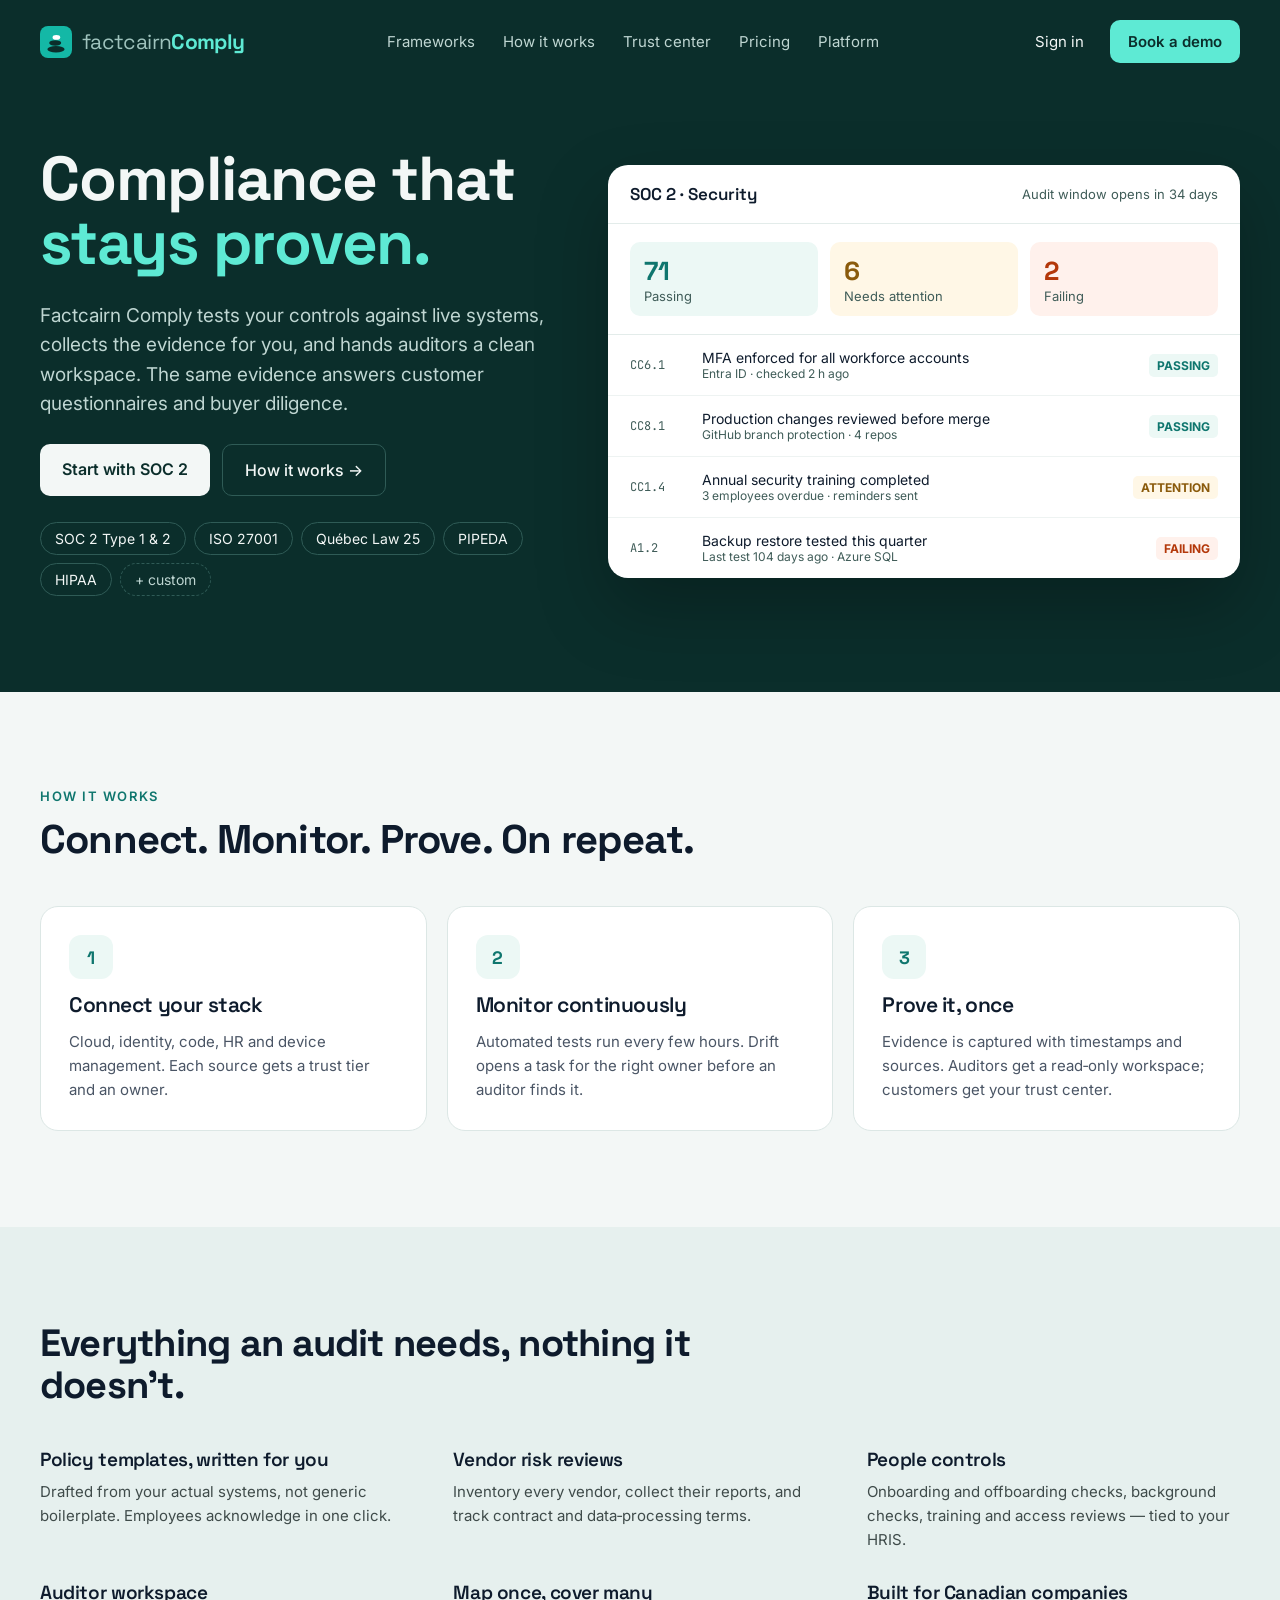
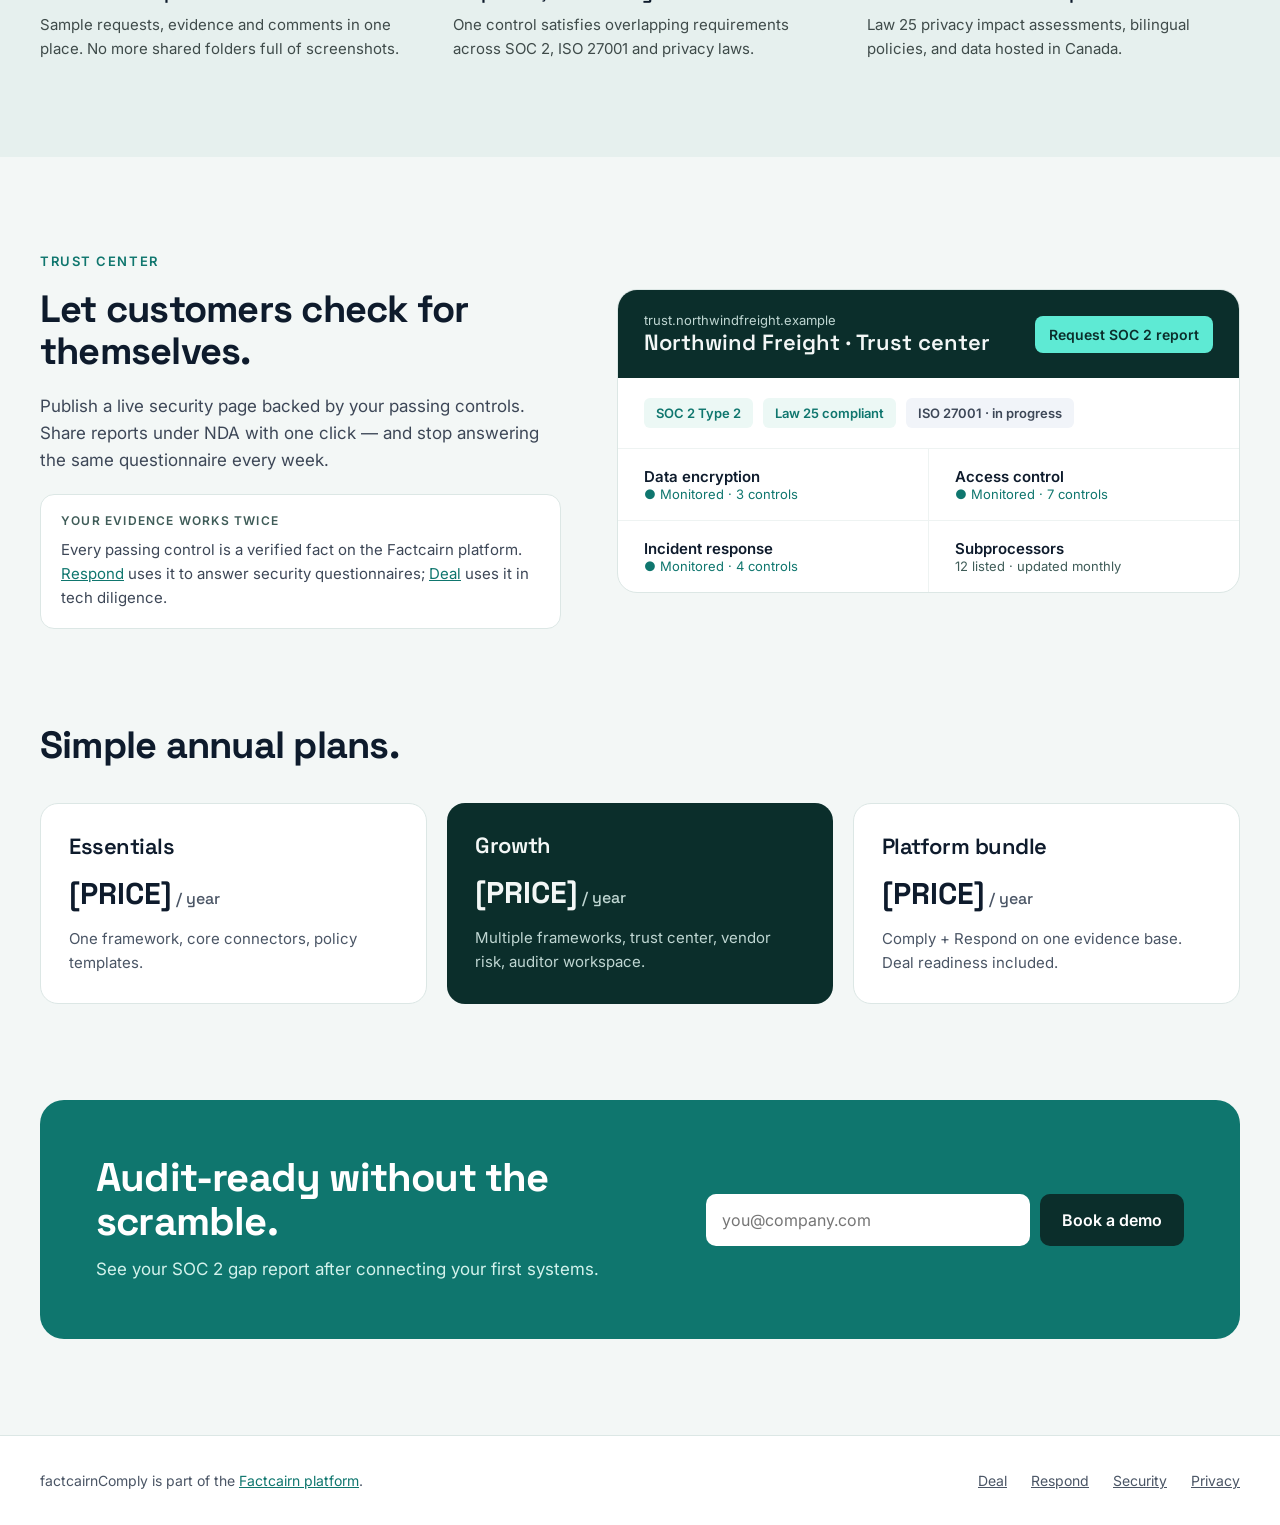
<file: sites/comply/index.html>
<!doctype html>
<html lang="en">
<head>
<meta charset="utf-8">
<meta name="viewport" content="width=device-width, initial-scale=1">
<title>factcairnComply — continuous compliance</title>
<meta name="description" content="factcairnComply: continuous compliance for SOC 2, ISO 27001 and Québec Law 25, with an auditor workspace and trust center.">
<meta property="og:title" content="factcairnComply — continuous compliance">
<meta property="og:description" content="factcairnComply: continuous compliance for SOC 2, ISO 27001 and Québec Law 25, with an auditor workspace and trust center.">
<meta property="og:type" content="website">
<meta property="og:url" content="https://comply.factcairn.com/">
<meta property="og:image" content="https://comply.factcairn.com/assets/icons/factcairn-comply-512.png">
<meta name="twitter:card" content="summary">
<link rel="canonical" href="https://comply.factcairn.com/">
<link rel="icon" href="/assets/icons/factcairn-comply.svg" type="image/svg+xml">
<link rel="icon" href="/assets/icons/factcairn-comply-32.png" sizes="32x32" type="image/png">
<link rel="apple-touch-icon" href="/assets/icons/factcairn-comply-180.png">
<link rel="preconnect" href="https://fonts.googleapis.com">
<link rel="preconnect" href="https://fonts.gstatic.com" crossorigin>
<link rel="stylesheet" href="https://fonts.googleapis.com/css2?family=Inter:wght@400;500;600&amp;family=Space+Grotesk:wght@500;600;700&amp;family=JetBrains+Mono:wght@400;500&amp;display=swap">
<link rel="stylesheet" href="/shared/site.css?v=DEV">
<style>
body{background:#F3F7F6;color:#0E1B2C;font-family:Inter,system-ui,sans-serif}
a{color:#0F766E}a:hover{color:#115E59}
</style>
</head>
<body>
<div style="width: 100%;">

<!-- NAV + HERO dark -->
<div style="background: #0B2E2B; color: #F3F7F6;">
<header style="max-width: 1200px; margin: 0 auto; padding: 20px 32px; display: flex; flex-wrap: wrap; align-items: center; justify-content: space-between; gap: 20px;">
<a href="/" style="display: flex; align-items: center; gap: 10px; text-decoration: none; color: #F3F7F6;">
<svg width="32" height="32" viewBox="0 0 32 32" aria-hidden="true"><rect width="32" height="32" rx="8" fill="#14B8A6"></rect><ellipse cx="16" cy="23.2" rx="8.6" ry="3.2" fill="#0B2E2B"></ellipse><ellipse cx="15.2" cy="17" rx="6" ry="2.7" fill="#0B2E2B"></ellipse><ellipse cx="16.4" cy="11.4" rx="3.8" ry="2.4" fill="#FFFFFF"></ellipse></svg>
<span style="font-family: 'Space Grotesk', sans-serif; font-size: 21px; letter-spacing: -0.03em; white-space: nowrap;"><span style="font-weight: 400; color: #9FC3BD;">factcairn</span><span style="font-weight: 700; color: #5EEAD4;">Comply</span></span>
</a>
<nav aria-label="Main" style="display: flex; flex-wrap: wrap; gap: 28px; font-size: 15px;">
<a href="#frameworks" style="color: #BFD6D2; text-decoration: none;">Frameworks</a>
<a href="#how" style="color: #BFD6D2; text-decoration: none;">How it works</a>
<a href="#trustcenter" style="color: #BFD6D2; text-decoration: none;">Trust center</a>
<a href="#pricing" style="color: #BFD6D2; text-decoration: none;">Pricing</a>
<a href="https://factcairn.com/" style="color: #BFD6D2; text-decoration: none;">Platform</a>
</nav>
<div style="display: flex; gap: 12px; align-items: center;">
<a href="#" style="color: #F3F7F6; text-decoration: none; font-size: 15px; padding: 12px 14px;">Sign in</a>
<a href="#cta" style="background: #5EEAD4; color: #0B2E2B; text-decoration: none; font-weight: 600; font-size: 15px; padding: 12px 18px; border-radius: 10px;">Book a demo</a>
</div>
</header>

<section style="max-width: 1200px; margin: 0 auto; padding: 64px 32px 96px; display: flex; flex-wrap: wrap; gap: 56px; align-items: center;">
<div style="flex: 1 1 440px; min-width: 0; display: flex; flex-direction: column; gap: 26px;">
<h1 style="font-size: 62px; line-height: 1.03; font-weight: 700;">Compliance that<br><span style="color: #5EEAD4;">stays proven.</span></h1>
<p style="font-size: 19px; line-height: 1.55; color: #BFD6D2; max-width: 520px;">Factcairn Comply tests your controls against live systems, collects the evidence for you, and hands auditors a clean workspace. The same evidence answers customer questionnaires and buyer diligence.</p>
<div style="display: flex; flex-wrap: wrap; gap: 12px;">
<a href="#cta" style="background: #F3F7F6; color: #0B2E2B; text-decoration: none; font-weight: 600; padding: 15px 22px; border-radius: 10px;">Start with SOC 2</a>
<a href="#how" style="border: 1px solid #2F5B56; color: #F3F7F6; text-decoration: none; font-weight: 500; padding: 15px 22px; border-radius: 10px;">How it works →</a>
</div>
<div id="frameworks" style="display: flex; flex-wrap: wrap; gap: 8px;">
<span style="border: 1px solid #2F5B56; border-radius: 999px; padding: 7px 14px; font-size: 14px;">SOC 2 Type 1 &amp; 2</span>
<span style="border: 1px solid #2F5B56; border-radius: 999px; padding: 7px 14px; font-size: 14px;">ISO 27001</span>
<span style="border: 1px solid #2F5B56; border-radius: 999px; padding: 7px 14px; font-size: 14px;">Québec Law 25</span>
<span style="border: 1px solid #2F5B56; border-radius: 999px; padding: 7px 14px; font-size: 14px;">PIPEDA</span>
<span style="border: 1px solid #2F5B56; border-radius: 999px; padding: 7px 14px; font-size: 14px;">HIPAA</span>
<span style="border: 1px dashed #2F5B56; border-radius: 999px; padding: 7px 14px; font-size: 14px; color: #BFD6D2;">+ custom</span>
</div>
</div>

<!-- Controls mock -->
<div style="flex: 1 1 560px; min-width: 0; background: #FFFFFF; color: #0E1B2C; border-radius: 20px; overflow: hidden; box-shadow: 0 30px 70px rgba(0,0,0,0.25);">
<div style="display: flex; flex-wrap: wrap; justify-content: space-between; gap: 12px; align-items: center; padding: 18px 22px; border-bottom: 1px solid #E3ECEA;">
<span style="font-family: 'Space Grotesk', sans-serif; font-weight: 600; font-size: 17px;">SOC 2 · Security</span>
<span style="font-size: 13px; color: #3F5C58;">Audit window opens in 34 days</span>
</div>
<div style="display: flex; flex-wrap: wrap; gap: 12px; padding: 18px 22px; border-bottom: 1px solid #E3ECEA;">
<div style="flex: 1 1 120px; background: #ECF8F5; border-radius: 10px; padding: 12px 14px;"><div style="font-family: 'Space Grotesk', sans-serif; font-size: 26px; font-weight: 700; color: #0F766E;">71</div><div style="font-size: 13px; color: #3F5C58;">Passing</div></div>
<div style="flex: 1 1 120px; background: #FFF7E6; border-radius: 10px; padding: 12px 14px;"><div style="font-family: 'Space Grotesk', sans-serif; font-size: 26px; font-weight: 700; color: #8A5A0B;">6</div><div style="font-size: 13px; color: #3F5C58;">Needs attention</div></div>
<div style="flex: 1 1 120px; background: #FFF1EC; border-radius: 10px; padding: 12px 14px;"><div style="font-family: 'Space Grotesk', sans-serif; font-size: 26px; font-weight: 700; color: #B4380A;">2</div><div style="font-size: 13px; color: #3F5C58;">Failing</div></div>
</div>
<div style="display: flex; flex-direction: column;">
<div style="display: flex; flex-wrap: wrap; gap: 12px; align-items: center; padding: 14px 22px; border-bottom: 1px solid #EEF3F2;"><span style="flex: 0 0 60px; font-family: 'JetBrains Mono', monospace; font-size: 12px; color: #3F5C58;">CC6.1</span><span style="flex: 1 1 220px; font-size: 14px;">MFA enforced for all workforce accounts<div style="font-size: 12px; color: #3F5C58;">Entra ID · checked 2 h ago</div></span><span style="font-size: 12px; font-weight: 700; color: #0F766E; background: #ECF8F5; padding: 4px 8px; border-radius: 5px;">PASSING</span></div>
<div style="display: flex; flex-wrap: wrap; gap: 12px; align-items: center; padding: 14px 22px; border-bottom: 1px solid #EEF3F2;"><span style="flex: 0 0 60px; font-family: 'JetBrains Mono', monospace; font-size: 12px; color: #3F5C58;">CC8.1</span><span style="flex: 1 1 220px; font-size: 14px;">Production changes reviewed before merge<div style="font-size: 12px; color: #3F5C58;">GitHub branch protection · 4 repos</div></span><span style="font-size: 12px; font-weight: 700; color: #0F766E; background: #ECF8F5; padding: 4px 8px; border-radius: 5px;">PASSING</span></div>
<div style="display: flex; flex-wrap: wrap; gap: 12px; align-items: center; padding: 14px 22px; border-bottom: 1px solid #EEF3F2;"><span style="flex: 0 0 60px; font-family: 'JetBrains Mono', monospace; font-size: 12px; color: #3F5C58;">CC1.4</span><span style="flex: 1 1 220px; font-size: 14px;">Annual security training completed<div style="font-size: 12px; color: #3F5C58;">3 employees overdue · reminders sent</div></span><span style="font-size: 12px; font-weight: 700; color: #8A5A0B; background: #FFF7E6; padding: 4px 8px; border-radius: 5px;">ATTENTION</span></div>
<div style="display: flex; flex-wrap: wrap; gap: 12px; align-items: center; padding: 14px 22px;"><span style="flex: 0 0 60px; font-family: 'JetBrains Mono', monospace; font-size: 12px; color: #3F5C58;">A1.2</span><span style="flex: 1 1 220px; font-size: 14px;">Backup restore tested this quarter<div style="font-size: 12px; color: #3F5C58;">Last test 104 days ago · Azure SQL</div></span><span style="font-size: 12px; font-weight: 700; color: #B4380A; background: #FFF1EC; padding: 4px 8px; border-radius: 5px;">FAILING</span></div>
</div>
</div>
</section>
</div>

<!-- HOW IT WORKS -->
<section id="how" style="max-width: 1200px; margin: 0 auto; padding: 96px 32px;">
<div style="font-size: 13px; text-transform: uppercase; letter-spacing: 0.12em; color: #0F766E; font-weight: 600; margin-bottom: 14px;">How it works</div>
<h2 style="font-size: 40px; line-height: 1.1; font-weight: 700; max-width: 700px; margin-bottom: 44px;">Connect. Monitor. Prove. On repeat.</h2>
<div style="display: flex; flex-wrap: wrap; gap: 20px;">
<div style="flex: 1 1 300px; background: #FFFFFF; border: 1px solid #DCE7E5; border-radius: 18px; padding: 28px; display: flex; flex-direction: column; gap: 12px;">
<div style="width: 44px; height: 44px; border-radius: 12px; background: #ECF8F5; display: flex; align-items: center; justify-content: center; font-family: 'Space Grotesk', sans-serif; font-weight: 700; color: #0F766E; font-size: 18px;">1</div>
<h3 style="font-size: 21px; font-weight: 600;">Connect your stack</h3>
<p style="font-size: 15px; line-height: 1.6; color: #4A5565;">Cloud, identity, code, HR and device management. Each source gets a trust tier and an owner.</p>
</div>
<div style="flex: 1 1 300px; background: #FFFFFF; border: 1px solid #DCE7E5; border-radius: 18px; padding: 28px; display: flex; flex-direction: column; gap: 12px;">
<div style="width: 44px; height: 44px; border-radius: 12px; background: #ECF8F5; display: flex; align-items: center; justify-content: center; font-family: 'Space Grotesk', sans-serif; font-weight: 700; color: #0F766E; font-size: 18px;">2</div>
<h3 style="font-size: 21px; font-weight: 600;">Monitor continuously</h3>
<p style="font-size: 15px; line-height: 1.6; color: #4A5565;">Automated tests run every few hours. Drift opens a task for the right owner before an auditor finds it.</p>
</div>
<div style="flex: 1 1 300px; background: #FFFFFF; border: 1px solid #DCE7E5; border-radius: 18px; padding: 28px; display: flex; flex-direction: column; gap: 12px;">
<div style="width: 44px; height: 44px; border-radius: 12px; background: #ECF8F5; display: flex; align-items: center; justify-content: center; font-family: 'Space Grotesk', sans-serif; font-weight: 700; color: #0F766E; font-size: 18px;">3</div>
<h3 style="font-size: 21px; font-weight: 600;">Prove it, once</h3>
<p style="font-size: 15px; line-height: 1.6; color: #4A5565;">Evidence is captured with timestamps and sources. Auditors get a read‑only workspace; customers get your trust center.</p>
</div>
</div>
</section>

<!-- FEATURES -->
<section style="background: #E6F0EE; padding: 96px 0;">
<div style="max-width: 1200px; margin: 0 auto; padding: 0 32px;">
<h2 style="font-size: 38px; line-height: 1.1; font-weight: 700; max-width: 700px; margin-bottom: 40px;">Everything an audit needs, nothing it doesn't.</h2>
<div style="display: flex; flex-wrap: wrap; gap: 28px 40px;">
<div style="flex: 1 1 320px; display: flex; flex-direction: column; gap: 8px;"><h3 style="font-size: 19px; font-weight: 600;">Policy templates, written for you</h3><p style="font-size: 15px; line-height: 1.6; color: #3F4B4A;">Drafted from your actual systems, not generic boilerplate. Employees acknowledge in one click.</p></div>
<div style="flex: 1 1 320px; display: flex; flex-direction: column; gap: 8px;"><h3 style="font-size: 19px; font-weight: 600;">Vendor risk reviews</h3><p style="font-size: 15px; line-height: 1.6; color: #3F4B4A;">Inventory every vendor, collect their reports, and track contract and data‑processing terms.</p></div>
<div style="flex: 1 1 320px; display: flex; flex-direction: column; gap: 8px;"><h3 style="font-size: 19px; font-weight: 600;">People controls</h3><p style="font-size: 15px; line-height: 1.6; color: #3F4B4A;">Onboarding and offboarding checks, background checks, training and access reviews — tied to your HRIS.</p></div>
<div style="flex: 1 1 320px; display: flex; flex-direction: column; gap: 8px;"><h3 style="font-size: 19px; font-weight: 600;">Auditor workspace</h3><p style="font-size: 15px; line-height: 1.6; color: #3F4B4A;">Sample requests, evidence and comments in one place. No more shared folders full of screenshots.</p></div>
<div style="flex: 1 1 320px; display: flex; flex-direction: column; gap: 8px;"><h3 style="font-size: 19px; font-weight: 600;">Map once, cover many</h3><p style="font-size: 15px; line-height: 1.6; color: #3F4B4A;">One control satisfies overlapping requirements across SOC 2, ISO 27001 and privacy laws.</p></div>
<div style="flex: 1 1 320px; display: flex; flex-direction: column; gap: 8px;"><h3 style="font-size: 19px; font-weight: 600;">Built for Canadian companies</h3><p style="font-size: 15px; line-height: 1.6; color: #3F4B4A;">Law 25 privacy impact assessments, bilingual policies, and data hosted in Canada.</p></div>
</div>
</div>
</section>

<!-- TRUST CENTER -->
<section id="trustcenter" style="max-width: 1200px; margin: 0 auto; padding: 96px 32px; display: flex; flex-wrap: wrap; gap: 56px; align-items: center;">
<div style="flex: 1 1 420px; min-width: 0; display: flex; flex-direction: column; gap: 20px;">
<div style="font-size: 13px; text-transform: uppercase; letter-spacing: 0.12em; color: #0F766E; font-weight: 600;">Trust center</div>
<h2 style="font-size: 38px; line-height: 1.1; font-weight: 700;">Let customers check for themselves.</h2>
<p style="font-size: 17px; line-height: 1.6; color: #3D4757;">Publish a live security page backed by your passing controls. Share reports under NDA with one click — and stop answering the same questionnaire every week.</p>
<div style="background: #FFFFFF; border: 1px solid #DCE7E5; border-radius: 14px; padding: 18px 20px; display: flex; flex-direction: column; gap: 10px;">
<div style="font-size: 12px; text-transform: uppercase; letter-spacing: 0.1em; color: #3F5C58; font-weight: 600;">Your evidence works twice</div>
<p style="font-size: 15px; line-height: 1.6; color: #3D4757;">Every passing control is a verified fact on the Factcairn platform. <a href="https://respond.factcairn.com/">Respond</a> uses it to answer security questionnaires; <a href="https://deal.factcairn.com/">Deal</a> uses it in tech diligence.</p>
</div>
</div>
<div style="flex: 1 1 520px; min-width: 0; background: #FFFFFF; border: 1px solid #DCE7E5; border-radius: 20px; overflow: hidden;">
<div style="background: #0B2E2B; color: #F3F7F6; padding: 22px 26px; display: flex; flex-wrap: wrap; justify-content: space-between; align-items: center; gap: 12px;">
<div><div style="font-size: 13px; color: #BFD6D2;">trust.northwindfreight.example</div><div style="font-family: 'Space Grotesk', sans-serif; font-size: 22px; font-weight: 600;">Northwind Freight · Trust center</div></div>
<a href="#" style="background: #5EEAD4; color: #0B2E2B; text-decoration: none; font-weight: 600; font-size: 14px; padding: 10px 14px; border-radius: 8px;">Request SOC 2 report</a>
</div>
<div style="display: flex; flex-wrap: wrap; gap: 10px; padding: 20px 26px; border-bottom: 1px solid #EEF3F2;">
<span style="background: #ECF8F5; color: #0F766E; font-weight: 600; font-size: 13px; padding: 7px 12px; border-radius: 6px;">SOC 2 Type 2</span>
<span style="background: #ECF8F5; color: #0F766E; font-weight: 600; font-size: 13px; padding: 7px 12px; border-radius: 6px;">Law 25 compliant</span>
<span style="background: #F1F4F9; color: #3D4757; font-weight: 600; font-size: 13px; padding: 7px 12px; border-radius: 6px;">ISO 27001 · in progress</span>
</div>
<div style="display: flex; flex-wrap: wrap;">
<div style="flex: 1 1 200px; padding: 18px 26px; border-right: 1px solid #EEF3F2; border-bottom: 1px solid #EEF3F2;"><div style="font-weight: 600; font-size: 15px;">Data encryption</div><div style="font-size: 13px; color: #0F766E;">● Monitored · 3 controls</div></div>
<div style="flex: 1 1 200px; padding: 18px 26px; border-bottom: 1px solid #EEF3F2;"><div style="font-weight: 600; font-size: 15px;">Access control</div><div style="font-size: 13px; color: #0F766E;">● Monitored · 7 controls</div></div>
<div style="flex: 1 1 200px; padding: 18px 26px; border-right: 1px solid #EEF3F2;"><div style="font-weight: 600; font-size: 15px;">Incident response</div><div style="font-size: 13px; color: #0F766E;">● Monitored · 4 controls</div></div>
<div style="flex: 1 1 200px; padding: 18px 26px;"><div style="font-weight: 600; font-size: 15px;">Subprocessors</div><div style="font-size: 13px; color: #3F5C58;">12 listed · updated monthly</div></div>
</div>
</div>
</section>

<!-- PRICING -->
<section id="pricing" style="max-width: 1200px; margin: 0 auto; padding: 0 32px 96px;">
<h2 style="font-size: 38px; line-height: 1.1; font-weight: 700; margin-bottom: 36px;">Simple annual plans.</h2>
<div style="display: flex; flex-wrap: wrap; gap: 20px;">
<div style="flex: 1 1 300px; background: #FFFFFF; border: 1px solid #DCE7E5; border-radius: 18px; padding: 28px; display: flex; flex-direction: column; gap: 14px;"><h3 style="font-size: 22px; font-weight: 600;">Essentials</h3><div style="font-family: 'Space Grotesk', sans-serif; font-size: 30px; font-weight: 700;">[PRICE]<span style="font-size: 16px; font-weight: 500; color: #4A5565;"> / year</span></div><p style="font-size: 15px; line-height: 1.6; color: #4A5565;">One framework, core connectors, policy templates.</p></div>
<div style="flex: 1 1 300px; background: #0B2E2B; color: #F3F7F6; border-radius: 18px; padding: 28px; display: flex; flex-direction: column; gap: 14px;"><h3 style="font-size: 22px; font-weight: 600;">Growth</h3><div style="font-family: 'Space Grotesk', sans-serif; font-size: 30px; font-weight: 700;">[PRICE]<span style="font-size: 16px; font-weight: 500; color: #BFD6D2;"> / year</span></div><p style="font-size: 15px; line-height: 1.6; color: #BFD6D2;">Multiple frameworks, trust center, vendor risk, auditor workspace.</p></div>
<div style="flex: 1 1 300px; background: #FFFFFF; border: 1px solid #DCE7E5; border-radius: 18px; padding: 28px; display: flex; flex-direction: column; gap: 14px;"><h3 style="font-size: 22px; font-weight: 600;">Platform bundle</h3><div style="font-family: 'Space Grotesk', sans-serif; font-size: 30px; font-weight: 700;">[PRICE]<span style="font-size: 16px; font-weight: 500; color: #4A5565;"> / year</span></div><p style="font-size: 15px; line-height: 1.6; color: #4A5565;">Comply + Respond on one evidence base. Deal readiness included.</p></div>
</div>
</section>

<!-- CTA -->
<section id="cta" style="max-width: 1200px; margin: 0 auto; padding: 0 32px 96px;">
<div style="background: #0F766E; color: #FFFFFF; border-radius: 24px; padding: 56px; display: flex; flex-wrap: wrap; gap: 32px; align-items: center; justify-content: space-between;">
<div style="flex: 1 1 480px; display: flex; flex-direction: column; gap: 12px;">
<h2 style="font-size: 40px; line-height: 1.1; font-weight: 700;">Audit‑ready without the scramble.</h2>
<p style="font-size: 17px; line-height: 1.6; color: #D3F2EC;">See your SOC 2 gap report after connecting your first systems.</p>
</div>
<form style="flex: 1 1 380px; display: flex; flex-wrap: wrap; gap: 10px;" aria-label="Book a demo">
<label for="comply-email" style="position: absolute; left: -9999px;">Work email</label>
<input id="comply-email" type="email" placeholder="you@company.com" style="flex: 1 1 220px; height: 52px; border-radius: 10px; border: none; padding: 0 16px; font-size: 16px; font-family: Inter, sans-serif;">
<button type="button" style="height: 52px; border-radius: 10px; border: none; background: #0B2E2B; color: #FFFFFF; font-weight: 600; font-size: 16px; padding: 0 22px; font-family: Inter, sans-serif; cursor: pointer;">Book a demo</button>
</form>
</div>
</section>

<footer style="border-top: 1px solid #DCE7E5; background: #FFFFFF;">
<div style="max-width: 1200px; margin: 0 auto; padding: 36px 32px; display: flex; flex-wrap: wrap; justify-content: space-between; gap: 24px; font-size: 14px; color: #4A5565;">
<div>factcairnComply is part of the <a href="https://factcairn.com/">Factcairn platform</a>.</div>
<div style="display: flex; flex-wrap: wrap; gap: 24px;"><a href="https://deal.factcairn.com/" style="color: #4A5565;">Deal</a><a href="https://respond.factcairn.com/" style="color: #4A5565;">Respond</a><a href="#" style="color: #4A5565;">Security</a><a href="#" style="color: #4A5565;">Privacy</a></div>
</div>
</footer>
</div>
</body>
</html>
</file>
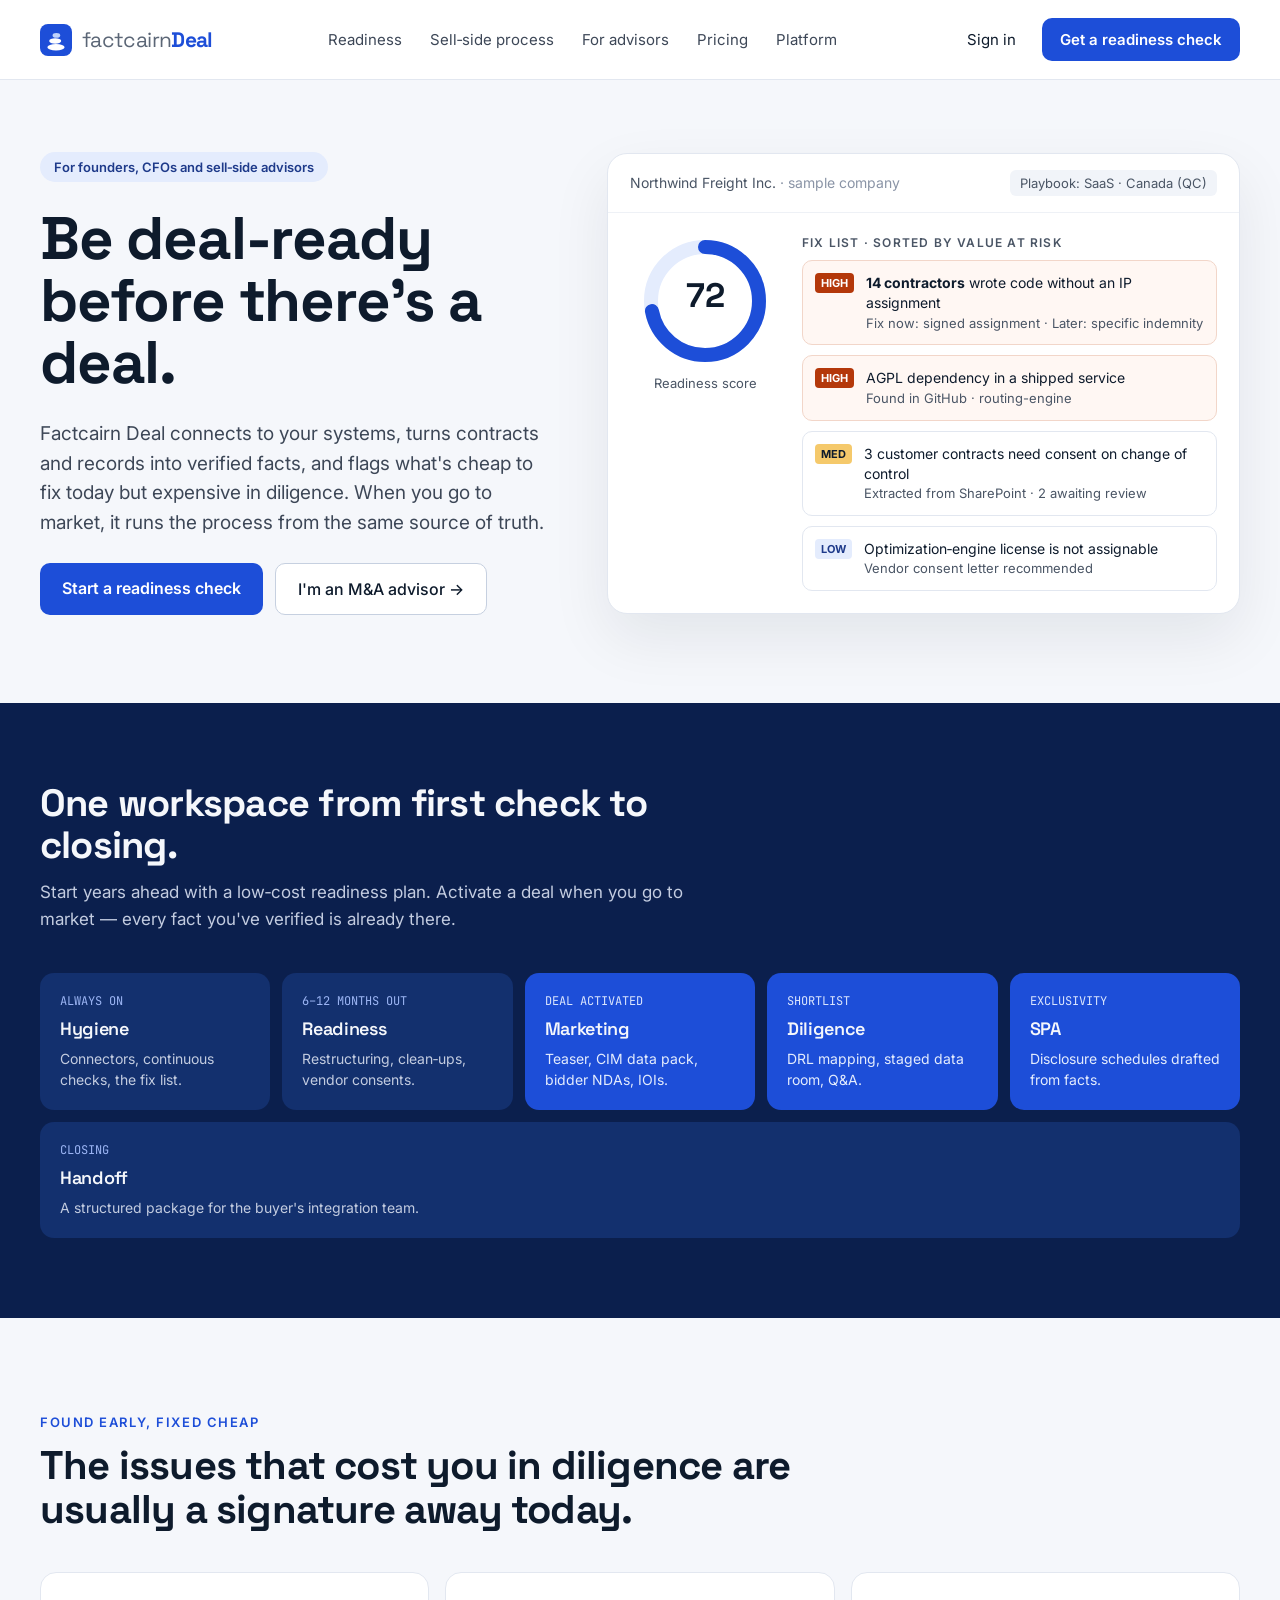
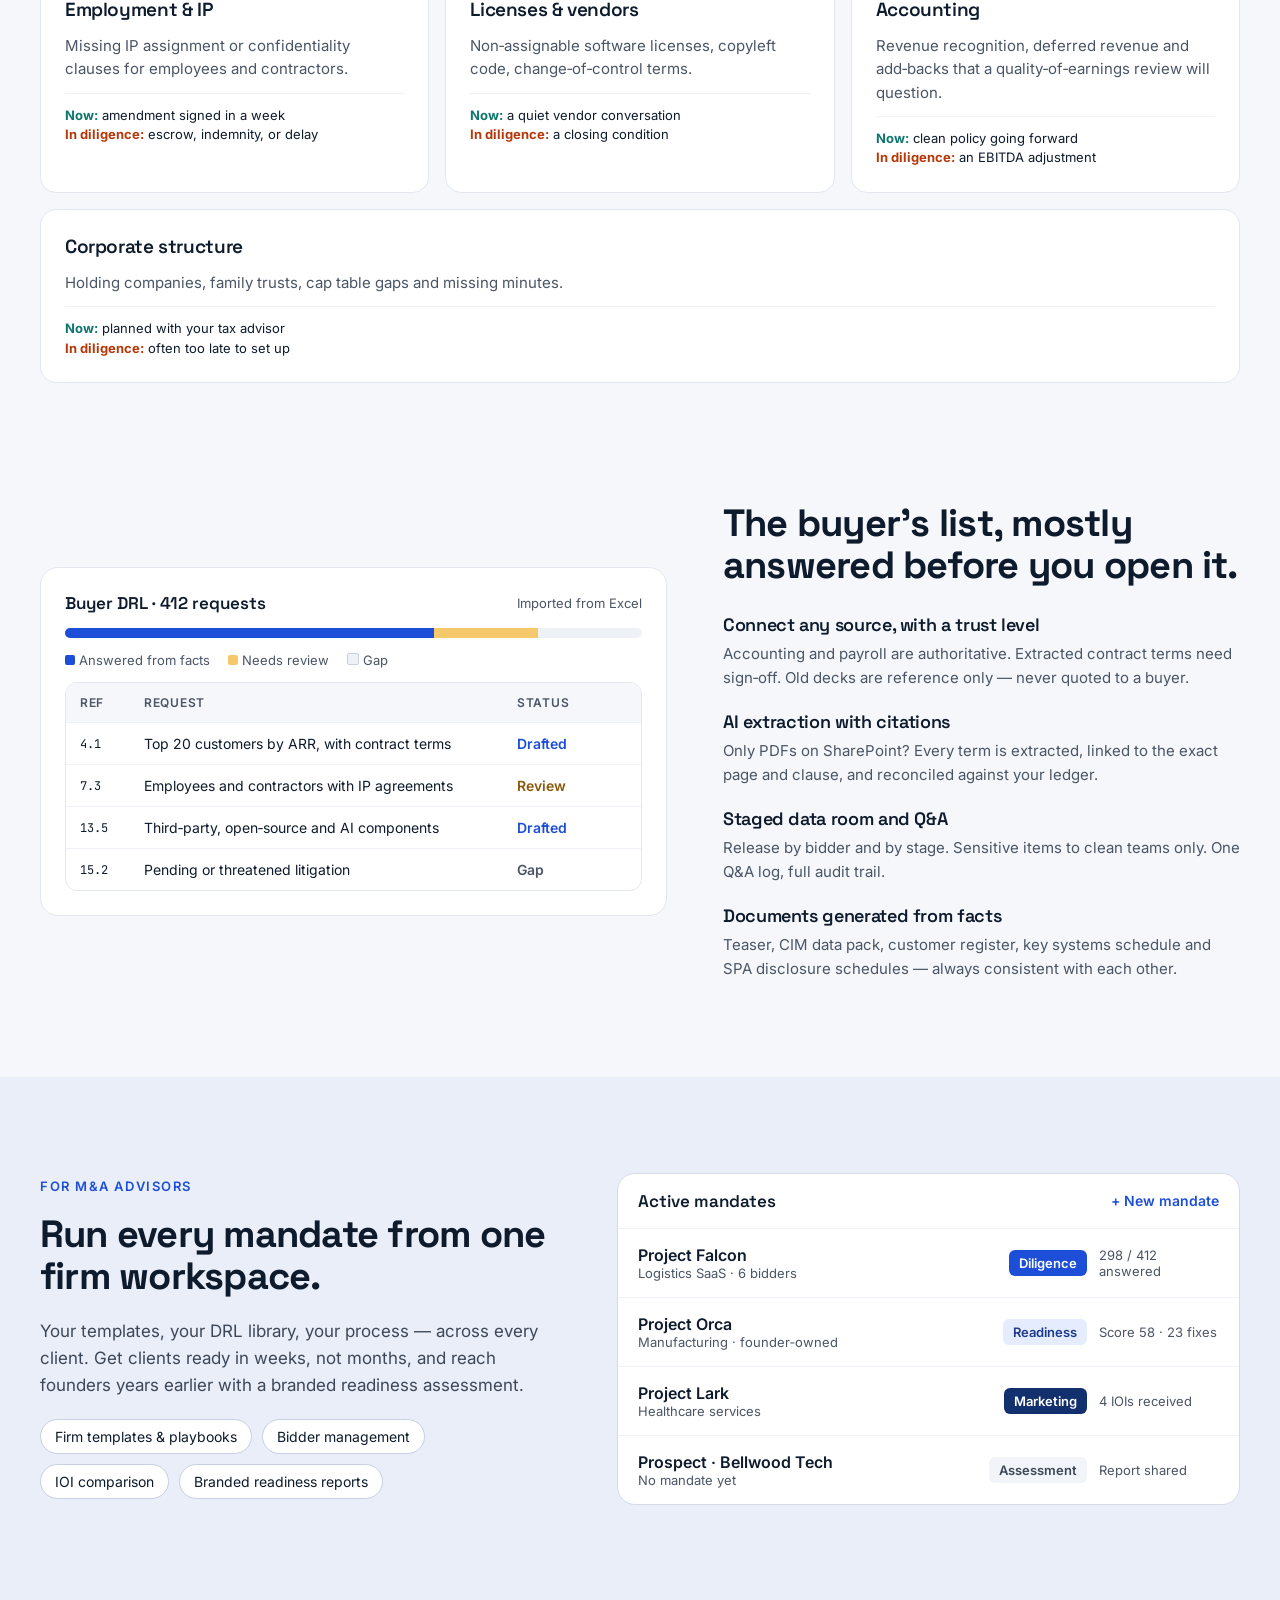
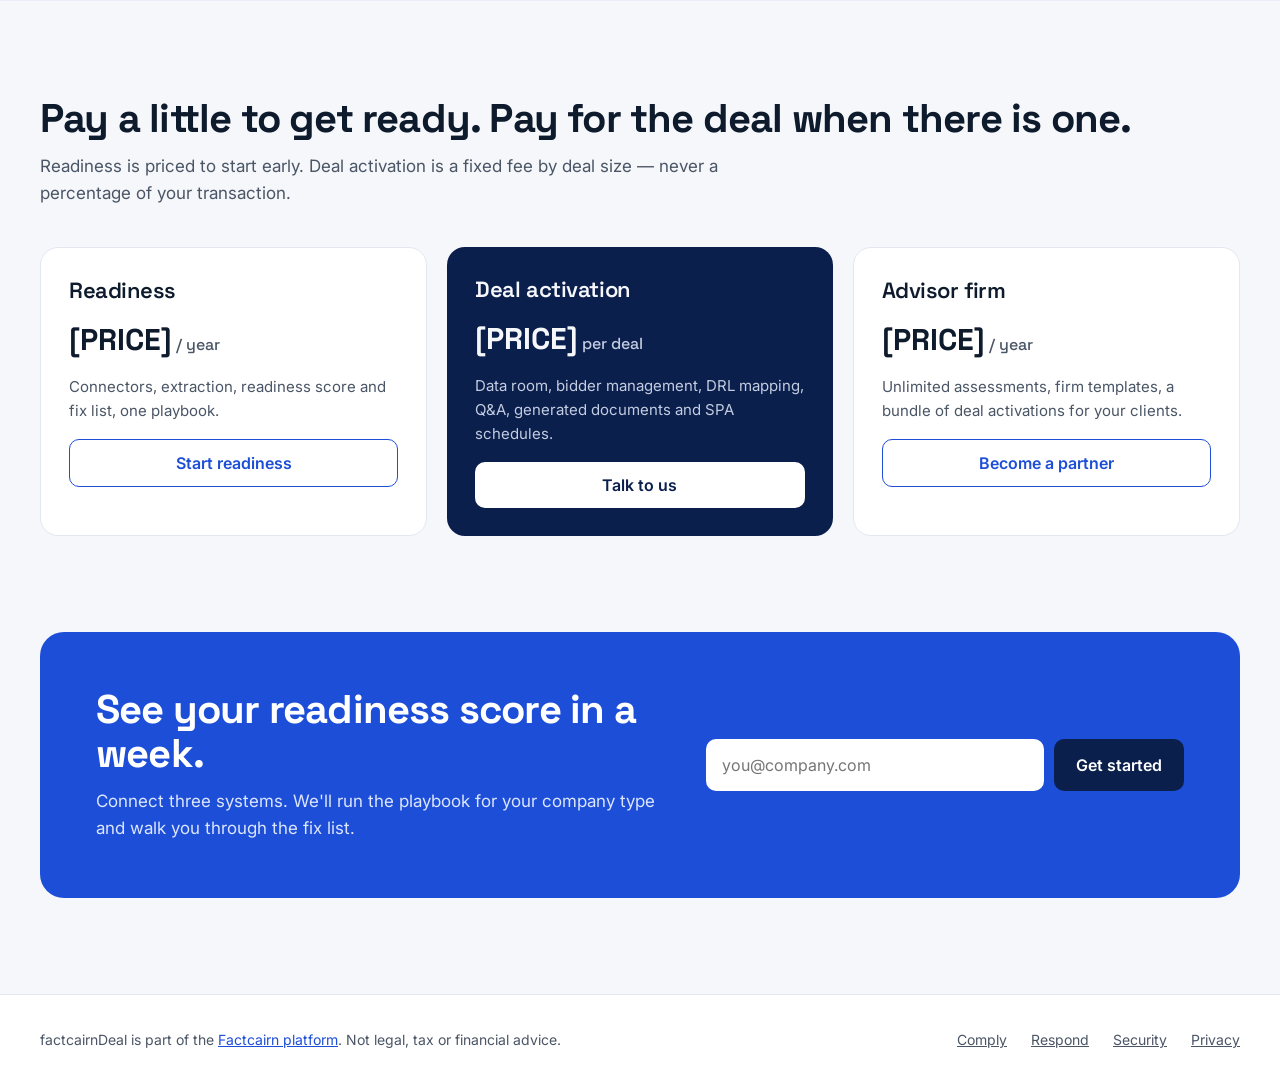
<file: sites/deal/index.html>
<!doctype html>
<html lang="en">
<head>
<meta charset="utf-8">
<meta name="viewport" content="width=device-width, initial-scale=1">
<title>factcairnDeal — M&amp;A readiness and sell-side process</title>
<meta name="description" content="factcairnDeal: M&A readiness and sell-side process software. Be deal-ready before there's a deal.">
<meta property="og:title" content="factcairnDeal — M&amp;A readiness and sell-side process">
<meta property="og:description" content="factcairnDeal: M&A readiness and sell-side process software. Be deal-ready before there's a deal.">
<meta property="og:type" content="website">
<meta property="og:url" content="https://deal.factcairn.com/">
<meta property="og:image" content="https://deal.factcairn.com/assets/icons/factcairn-deal-512.png">
<meta name="twitter:card" content="summary">
<link rel="canonical" href="https://deal.factcairn.com/">
<link rel="icon" href="/assets/icons/factcairn-deal.svg" type="image/svg+xml">
<link rel="icon" href="/assets/icons/factcairn-deal-32.png" sizes="32x32" type="image/png">
<link rel="apple-touch-icon" href="/assets/icons/factcairn-deal-180.png">
<link rel="preconnect" href="https://fonts.googleapis.com">
<link rel="preconnect" href="https://fonts.gstatic.com" crossorigin>
<link rel="stylesheet" href="https://fonts.googleapis.com/css2?family=Inter:wght@400;500;600&amp;family=Space+Grotesk:wght@500;600;700&amp;family=JetBrains+Mono:wght@400;500&amp;display=swap">
<link rel="stylesheet" href="/shared/site.css?v=DEV">
<style>
body{background:#F5F7FB;color:#0E1B2C;font-family:Inter,system-ui,sans-serif}
a{color:#1D4ED8}a:hover{color:#1E3A8A}
</style>
</head>
<body>
<div style="width: 100%;">

<!-- NAV -->
<header style="background: #FFFFFF; border-bottom: 1px solid #E2E7F0;">
<div style="max-width: 1200px; margin: 0 auto; padding: 18px 32px; display: flex; flex-wrap: wrap; align-items: center; justify-content: space-between; gap: 20px;">
<a href="/" style="display: flex; align-items: center; gap: 10px; text-decoration: none; color: #0E1B2C;">
<svg width="32" height="32" viewBox="0 0 32 32" aria-hidden="true"><rect width="32" height="32" rx="8" fill="#1D4ED8"></rect><ellipse cx="16" cy="23.2" rx="8.6" ry="3.2" fill="#FFFFFF"></ellipse><ellipse cx="15.2" cy="17" rx="6" ry="2.7" fill="#FFFFFF"></ellipse><ellipse cx="16.4" cy="11.4" rx="3.8" ry="2.4" fill="#BFD3FB"></ellipse></svg>
<span style="font-family: 'Space Grotesk', sans-serif; font-size: 21px; letter-spacing: -0.03em; white-space: nowrap;"><span style="font-weight: 400; color: #5B6676;">factcairn</span><span style="font-weight: 700; color: #1D4ED8;">Deal</span></span>
</a>
<nav aria-label="Main" style="display: flex; flex-wrap: wrap; gap: 28px; font-size: 15px;">
<a href="#readiness" style="color: #3D4757; text-decoration: none;">Readiness</a>
<a href="#process" style="color: #3D4757; text-decoration: none;">Sell‑side process</a>
<a href="#advisors" style="color: #3D4757; text-decoration: none;">For advisors</a>
<a href="#pricing" style="color: #3D4757; text-decoration: none;">Pricing</a>
<a href="https://factcairn.com/" style="color: #3D4757; text-decoration: none;">Platform</a>
</nav>
<div style="display: flex; gap: 12px; align-items: center;">
<a href="#" style="color: #0E1B2C; text-decoration: none; font-size: 15px; padding: 12px 14px;">Sign in</a>
<a href="#cta" style="background: #1D4ED8; color: #FFFFFF; text-decoration: none; font-weight: 600; font-size: 15px; padding: 12px 18px; border-radius: 10px;">Get a readiness check</a>
</div>
</div>
</header>

<!-- HERO -->
<section style="max-width: 1200px; margin: 0 auto; padding: 72px 32px 88px; display: flex; flex-wrap: wrap; gap: 56px; align-items: center;">
<div style="flex: 1 1 440px; min-width: 0; display: flex; flex-direction: column; gap: 26px;">
<div style="align-self: flex-start; background: #E4ECFD; color: #1E3A8A; font-size: 13px; font-weight: 600; padding: 7px 14px; border-radius: 999px;">For founders, CFOs and sell‑side advisors</div>
<h1 style="font-size: 60px; line-height: 1.03; font-weight: 700;">Be deal‑ready<br>before there's a deal.</h1>
<p style="font-size: 19px; line-height: 1.55; color: #3D4757; max-width: 520px;">Factcairn Deal connects to your systems, turns contracts and records into verified facts, and flags what's cheap to fix today but expensive in diligence. When you go to market, it runs the process from the same source of truth.</p>
<div style="display: flex; flex-wrap: wrap; gap: 12px;">
<a href="#cta" style="background: #1D4ED8; color: #FFFFFF; text-decoration: none; font-weight: 600; padding: 15px 22px; border-radius: 10px;">Start a readiness check</a>
<a href="#advisors" style="border: 1px solid #C6D0E0; color: #0E1B2C; text-decoration: none; font-weight: 500; padding: 15px 22px; border-radius: 10px; background: #FFFFFF;">I'm an M&amp;A advisor →</a>
</div>
</div>

<!-- Readiness mock -->
<div style="flex: 1 1 560px; min-width: 0; background: #FFFFFF; border: 1px solid #E2E7F0; border-radius: 20px; box-shadow: 0 24px 60px rgba(14,27,44,0.08); overflow: hidden;">
<div style="display: flex; flex-wrap: wrap; justify-content: space-between; align-items: center; gap: 12px; padding: 16px 22px; border-bottom: 1px solid #EEF1F6;">
<div style="font-size: 14px; color: #4A5565;">Northwind Freight Inc. <span style="color: #8A94A6;">· sample company</span></div>
<div style="font-size: 13px; color: #4A5565; background: #F1F4F9; padding: 5px 10px; border-radius: 6px;">Playbook: SaaS · Canada (QC)</div>
</div>
<div style="display: flex; flex-wrap: wrap; gap: 22px; padding: 22px;">
<div style="flex: 0 0 150px; display: flex; flex-direction: column; align-items: center; gap: 8px;">
<svg width="132" height="132" viewBox="0 0 132 132" role="img" aria-label="Readiness score 72 out of 100"><circle cx="66" cy="66" r="54" fill="none" stroke="#E4ECFD" stroke-width="14"></circle><circle cx="66" cy="66" r="54" fill="none" stroke="#1D4ED8" stroke-width="14" stroke-linecap="round" stroke-dasharray="244 340" transform="rotate(-90 66 66)"></circle><text x="66" y="72" text-anchor="middle" font-family="Space Grotesk, sans-serif" font-size="34" font-weight="700" fill="#0E1B2C">72</text></svg>
<div style="font-size: 13px; color: #4A5565; text-align: center;">Readiness score</div>
</div>
<div style="flex: 1 1 300px; min-width: 0; display: flex; flex-direction: column; gap: 10px;">
<div style="font-size: 12px; text-transform: uppercase; letter-spacing: 0.1em; color: #4A5565; font-weight: 600;">Fix list · sorted by value at risk</div>
<div style="display: flex; gap: 12px; align-items: flex-start; padding: 12px; border: 1px solid #F2D6C9; background: #FFF7F3; border-radius: 10px;"><span style="font-size: 11px; font-weight: 700; color: #FFFFFF; background: #B4380A; border-radius: 4px; padding: 3px 6px;">HIGH</span><div style="font-size: 14px; line-height: 1.45;"><strong>14 contractors</strong> wrote code without an IP assignment<div style="color: #4A5565; font-size: 13px;">Fix now: signed assignment · Later: specific indemnity</div></div></div>
<div style="display: flex; gap: 12px; align-items: flex-start; padding: 12px; border: 1px solid #F2D6C9; background: #FFF7F3; border-radius: 10px;"><span style="font-size: 11px; font-weight: 700; color: #FFFFFF; background: #B4380A; border-radius: 4px; padding: 3px 6px;">HIGH</span><div style="font-size: 14px; line-height: 1.45;">AGPL dependency in a shipped service<div style="color: #4A5565; font-size: 13px;">Found in GitHub · routing-engine</div></div></div>
<div style="display: flex; gap: 12px; align-items: flex-start; padding: 12px; border: 1px solid #E2E7F0; border-radius: 10px;"><span style="font-size: 11px; font-weight: 700; color: #0E1B2C; background: #F5C96B; border-radius: 4px; padding: 3px 6px;">MED</span><div style="font-size: 14px; line-height: 1.45;">3 customer contracts need consent on change of control<div style="color: #4A5565; font-size: 13px;">Extracted from SharePoint · 2 awaiting review</div></div></div>
<div style="display: flex; gap: 12px; align-items: flex-start; padding: 12px; border: 1px solid #E2E7F0; border-radius: 10px;"><span style="font-size: 11px; font-weight: 700; color: #1E3A8A; background: #E4ECFD; border-radius: 4px; padding: 3px 6px;">LOW</span><div style="font-size: 14px; line-height: 1.45;">Optimization‑engine license is not assignable<div style="color: #4A5565; font-size: 13px;">Vendor consent letter recommended</div></div></div>
</div>
</div>
</div>
</section>

<!-- LIFECYCLE -->
<section id="process" style="background: #0B1F4D; color: #F5F7FB; padding: 80px 0;">
<div style="max-width: 1200px; margin: 0 auto; padding: 0 32px;">
<h2 style="font-size: 38px; line-height: 1.1; font-weight: 700; max-width: 720px; margin-bottom: 12px;">One workspace from first check to closing.</h2>
<p style="font-size: 17px; color: #C3CCE0; max-width: 680px; line-height: 1.6; margin-bottom: 40px;">Start years ahead with a low‑cost readiness plan. Activate a deal when you go to market — every fact you've verified is already there.</p>
<div style="display: flex; flex-wrap: wrap; gap: 12px;">
<div style="flex: 1 1 170px; background: #13306E; border-radius: 14px; padding: 20px; display: flex; flex-direction: column; gap: 8px;"><div style="font-family: 'JetBrains Mono', monospace; font-size: 12px; color: #9DB6F5;">ALWAYS ON</div><h3 style="font-size: 18px; font-weight: 600;">Hygiene</h3><p style="font-size: 14px; line-height: 1.5; color: #C3CCE0;">Connectors, continuous checks, the fix list.</p></div>
<div style="flex: 1 1 170px; background: #13306E; border-radius: 14px; padding: 20px; display: flex; flex-direction: column; gap: 8px;"><div style="font-family: 'JetBrains Mono', monospace; font-size: 12px; color: #9DB6F5;">6–12 MONTHS OUT</div><h3 style="font-size: 18px; font-weight: 600;">Readiness</h3><p style="font-size: 14px; line-height: 1.5; color: #C3CCE0;">Restructuring, clean‑ups, vendor consents.</p></div>
<div style="flex: 1 1 170px; background: #1D4ED8; border-radius: 14px; padding: 20px; display: flex; flex-direction: column; gap: 8px;"><div style="font-family: 'JetBrains Mono', monospace; font-size: 12px; color: #DCE6FD;">DEAL ACTIVATED</div><h3 style="font-size: 18px; font-weight: 600;">Marketing</h3><p style="font-size: 14px; line-height: 1.5; color: #E4ECFD;">Teaser, CIM data pack, bidder NDAs, IOIs.</p></div>
<div style="flex: 1 1 170px; background: #1D4ED8; border-radius: 14px; padding: 20px; display: flex; flex-direction: column; gap: 8px;"><div style="font-family: 'JetBrains Mono', monospace; font-size: 12px; color: #DCE6FD;">SHORTLIST</div><h3 style="font-size: 18px; font-weight: 600;">Diligence</h3><p style="font-size: 14px; line-height: 1.5; color: #E4ECFD;">DRL mapping, staged data room, Q&amp;A.</p></div>
<div style="flex: 1 1 170px; background: #1D4ED8; border-radius: 14px; padding: 20px; display: flex; flex-direction: column; gap: 8px;"><div style="font-family: 'JetBrains Mono', monospace; font-size: 12px; color: #DCE6FD;">EXCLUSIVITY</div><h3 style="font-size: 18px; font-weight: 600;">SPA</h3><p style="font-size: 14px; line-height: 1.5; color: #E4ECFD;">Disclosure schedules drafted from facts.</p></div>
<div style="flex: 1 1 170px; background: #13306E; border-radius: 14px; padding: 20px; display: flex; flex-direction: column; gap: 8px;"><div style="font-family: 'JetBrains Mono', monospace; font-size: 12px; color: #9DB6F5;">CLOSING</div><h3 style="font-size: 18px; font-weight: 600;">Handoff</h3><p style="font-size: 14px; line-height: 1.5; color: #C3CCE0;">A structured package for the buyer's integration team.</p></div>
</div>
</div>
</section>

<!-- READINESS / FOUND EARLY -->
<section id="readiness" style="max-width: 1200px; margin: 0 auto; padding: 96px 32px 40px;">
<div style="font-size: 13px; text-transform: uppercase; letter-spacing: 0.12em; color: #1D4ED8; font-weight: 600; margin-bottom: 14px;">Found early, fixed cheap</div>
<h2 style="font-size: 40px; line-height: 1.1; font-weight: 700; max-width: 760px; margin-bottom: 40px;">The issues that cost you in diligence are usually a signature away today.</h2>
<div style="display: flex; flex-wrap: wrap; gap: 16px;">
<div style="flex: 1 1 260px; background: #FFFFFF; border: 1px solid #E2E7F0; border-radius: 16px; padding: 24px; display: flex; flex-direction: column; gap: 12px;">
<h3 style="font-size: 19px; font-weight: 600;">Employment &amp; IP</h3>
<p style="font-size: 15px; line-height: 1.55; color: #4A5565;">Missing IP assignment or confidentiality clauses for employees and contractors.</p>
<div style="font-size: 13px; line-height: 1.5; border-top: 1px solid #EEF1F6; padding-top: 12px;"><strong style="color: #0F766E;">Now:</strong> amendment signed in a week<br><strong style="color: #B4380A;">In diligence:</strong> escrow, indemnity, or delay</div>
</div>
<div style="flex: 1 1 260px; background: #FFFFFF; border: 1px solid #E2E7F0; border-radius: 16px; padding: 24px; display: flex; flex-direction: column; gap: 12px;">
<h3 style="font-size: 19px; font-weight: 600;">Licenses &amp; vendors</h3>
<p style="font-size: 15px; line-height: 1.55; color: #4A5565;">Non‑assignable software licenses, copyleft code, change‑of‑control terms.</p>
<div style="font-size: 13px; line-height: 1.5; border-top: 1px solid #EEF1F6; padding-top: 12px;"><strong style="color: #0F766E;">Now:</strong> a quiet vendor conversation<br><strong style="color: #B4380A;">In diligence:</strong> a closing condition</div>
</div>
<div style="flex: 1 1 260px; background: #FFFFFF; border: 1px solid #E2E7F0; border-radius: 16px; padding: 24px; display: flex; flex-direction: column; gap: 12px;">
<h3 style="font-size: 19px; font-weight: 600;">Accounting</h3>
<p style="font-size: 15px; line-height: 1.55; color: #4A5565;">Revenue recognition, deferred revenue and add‑backs that a quality‑of‑earnings review will question.</p>
<div style="font-size: 13px; line-height: 1.5; border-top: 1px solid #EEF1F6; padding-top: 12px;"><strong style="color: #0F766E;">Now:</strong> clean policy going forward<br><strong style="color: #B4380A;">In diligence:</strong> an EBITDA adjustment</div>
</div>
<div style="flex: 1 1 260px; background: #FFFFFF; border: 1px solid #E2E7F0; border-radius: 16px; padding: 24px; display: flex; flex-direction: column; gap: 12px;">
<h3 style="font-size: 19px; font-weight: 600;">Corporate structure</h3>
<p style="font-size: 15px; line-height: 1.55; color: #4A5565;">Holding companies, family trusts, cap table gaps and missing minutes.</p>
<div style="font-size: 13px; line-height: 1.5; border-top: 1px solid #EEF1F6; padding-top: 12px;"><strong style="color: #0F766E;">Now:</strong> planned with your tax advisor<br><strong style="color: #B4380A;">In diligence:</strong> often too late to set up</div>
</div>
</div>
</section>

<!-- FEATURES with fact mock -->
<section style="max-width: 1200px; margin: 0 auto; padding: 80px 32px 96px; display: flex; flex-wrap: wrap; gap: 56px; align-items: center;">
<div style="flex: 1 1 500px; min-width: 0; background: #FFFFFF; border: 1px solid #E2E7F0; border-radius: 18px; padding: 24px; display: flex; flex-direction: column; gap: 14px;">
<div style="display: flex; flex-wrap: wrap; justify-content: space-between; gap: 10px; align-items: center;"><span style="font-family: 'Space Grotesk', sans-serif; font-weight: 600; font-size: 17px;">Buyer DRL · 412 requests</span><span style="font-size: 13px; color: #4A5565;">Imported from Excel</span></div>
<div style="height: 10px; background: #EEF1F6; border-radius: 999px; overflow: hidden; display: flex;"><div style="width: 64%; background: #1D4ED8;"></div><div style="width: 18%; background: #F5C96B;"></div></div>
<div style="display: flex; flex-wrap: wrap; gap: 18px; font-size: 13px; color: #4A5565;"><span><span style="display: inline-block; width: 10px; height: 10px; border-radius: 2px; background: #1D4ED8;"></span> Answered from facts</span><span><span style="display: inline-block; width: 10px; height: 10px; border-radius: 2px; background: #F5C96B;"></span> Needs review</span><span><span style="display: inline-block; width: 10px; height: 10px; border-radius: 2px; background: #EEF1F6; border: 1px solid #C6D0E0;"></span> Gap</span></div>
<div style="border: 1px solid #E2E7F0; border-radius: 12px; overflow: hidden;">
<div style="display: flex; gap: 12px; padding: 12px 14px; background: #F5F7FB; font-size: 12px; font-weight: 600; color: #4A5565; text-transform: uppercase; letter-spacing: 0.06em;"><span style="flex: 0 0 52px;">Ref</span><span style="flex: 1 1 auto;">Request</span><span style="flex: 0 0 110px;">Status</span></div>
<div style="display: flex; gap: 12px; padding: 12px 14px; border-top: 1px solid #EEF1F6; font-size: 14px; align-items: center;"><span style="flex: 0 0 52px; font-family: 'JetBrains Mono', monospace; font-size: 12px;">4.1</span><span style="flex: 1 1 auto;">Top 20 customers by ARR, with contract terms</span><span style="flex: 0 0 110px; color: #1D4ED8; font-weight: 600;">Drafted</span></div>
<div style="display: flex; gap: 12px; padding: 12px 14px; border-top: 1px solid #EEF1F6; font-size: 14px; align-items: center;"><span style="flex: 0 0 52px; font-family: 'JetBrains Mono', monospace; font-size: 12px;">7.3</span><span style="flex: 1 1 auto;">Employees and contractors with IP agreements</span><span style="flex: 0 0 110px; color: #8A5A0B; font-weight: 600;">Review</span></div>
<div style="display: flex; gap: 12px; padding: 12px 14px; border-top: 1px solid #EEF1F6; font-size: 14px; align-items: center;"><span style="flex: 0 0 52px; font-family: 'JetBrains Mono', monospace; font-size: 12px;">13.5</span><span style="flex: 1 1 auto;">Third‑party, open‑source and AI components</span><span style="flex: 0 0 110px; color: #1D4ED8; font-weight: 600;">Drafted</span></div>
<div style="display: flex; gap: 12px; padding: 12px 14px; border-top: 1px solid #EEF1F6; font-size: 14px; align-items: center;"><span style="flex: 0 0 52px; font-family: 'JetBrains Mono', monospace; font-size: 12px;">15.2</span><span style="flex: 1 1 auto;">Pending or threatened litigation</span><span style="flex: 0 0 110px; color: #4A5565; font-weight: 600;">Gap</span></div>
</div>
</div>
<div style="flex: 1 1 440px; min-width: 0; display: flex; flex-direction: column; gap: 26px;">
<h2 style="font-size: 38px; line-height: 1.1; font-weight: 700;">The buyer's list, mostly answered before you open it.</h2>
<div style="display: flex; flex-direction: column; gap: 20px;">
<div><h3 style="font-size: 18px; font-weight: 600; margin-bottom: 6px;">Connect any source, with a trust level</h3><p style="font-size: 15px; line-height: 1.6; color: #4A5565;">Accounting and payroll are authoritative. Extracted contract terms need sign‑off. Old decks are reference only — never quoted to a buyer.</p></div>
<div><h3 style="font-size: 18px; font-weight: 600; margin-bottom: 6px;">AI extraction with citations</h3><p style="font-size: 15px; line-height: 1.6; color: #4A5565;">Only PDFs on SharePoint? Every term is extracted, linked to the exact page and clause, and reconciled against your ledger.</p></div>
<div><h3 style="font-size: 18px; font-weight: 600; margin-bottom: 6px;">Staged data room and Q&amp;A</h3><p style="font-size: 15px; line-height: 1.6; color: #4A5565;">Release by bidder and by stage. Sensitive items to clean teams only. One Q&amp;A log, full audit trail.</p></div>
<div><h3 style="font-size: 18px; font-weight: 600; margin-bottom: 6px;">Documents generated from facts</h3><p style="font-size: 15px; line-height: 1.6; color: #4A5565;">Teaser, CIM data pack, customer register, key systems schedule and SPA disclosure schedules — always consistent with each other.</p></div>
</div>
</div>
</section>

<!-- ADVISORS -->
<section id="advisors" style="background: #E9EEF8; padding: 96px 0;">
<div style="max-width: 1200px; margin: 0 auto; padding: 0 32px; display: flex; flex-wrap: wrap; gap: 56px; align-items: center;">
<div style="flex: 1 1 420px; min-width: 0; display: flex; flex-direction: column; gap: 20px;">
<div style="font-size: 13px; text-transform: uppercase; letter-spacing: 0.12em; color: #1D4ED8; font-weight: 600;">For M&amp;A advisors</div>
<h2 style="font-size: 38px; line-height: 1.1; font-weight: 700;">Run every mandate from one firm workspace.</h2>
<p style="font-size: 17px; line-height: 1.6; color: #3D4757;">Your templates, your DRL library, your process — across every client. Get clients ready in weeks, not months, and reach founders years earlier with a branded readiness assessment.</p>
<div style="display: flex; flex-wrap: wrap; gap: 10px;">
<span style="background: #FFFFFF; border: 1px solid #C6D0E0; border-radius: 999px; padding: 8px 14px; font-size: 14px;">Firm templates &amp; playbooks</span>
<span style="background: #FFFFFF; border: 1px solid #C6D0E0; border-radius: 999px; padding: 8px 14px; font-size: 14px;">Bidder management</span>
<span style="background: #FFFFFF; border: 1px solid #C6D0E0; border-radius: 999px; padding: 8px 14px; font-size: 14px;">IOI comparison</span>
<span style="background: #FFFFFF; border: 1px solid #C6D0E0; border-radius: 999px; padding: 8px 14px; font-size: 14px;">Branded readiness reports</span>
</div>
</div>
<div style="flex: 1 1 520px; min-width: 0; background: #FFFFFF; border-radius: 18px; border: 1px solid #D4DCEA; overflow: hidden;">
<div style="padding: 16px 20px; border-bottom: 1px solid #EEF1F6; display: flex; justify-content: space-between; align-items: center; flex-wrap: wrap; gap: 10px;"><span style="font-family: 'Space Grotesk', sans-serif; font-weight: 600; font-size: 17px;">Active mandates</span><a href="#" style="font-size: 14px; font-weight: 600; text-decoration: none;">+ New mandate</a></div>
<div style="display: flex; flex-wrap: wrap; gap: 12px; align-items: center; padding: 16px 20px; border-bottom: 1px solid #EEF1F6;"><span style="flex: 1 1 200px; font-weight: 600;">Project Falcon<div style="font-weight: 400; font-size: 13px; color: #4A5565;">Logistics SaaS · 6 bidders</div></span><span style="font-size: 13px; background: #1D4ED8; color: #FFFFFF; padding: 5px 10px; border-radius: 6px; font-weight: 600;">Diligence</span><span style="font-size: 13px; color: #4A5565; flex: 0 0 120px;">298 / 412 answered</span></div>
<div style="display: flex; flex-wrap: wrap; gap: 12px; align-items: center; padding: 16px 20px; border-bottom: 1px solid #EEF1F6;"><span style="flex: 1 1 200px; font-weight: 600;">Project Orca<div style="font-weight: 400; font-size: 13px; color: #4A5565;">Manufacturing · founder‑owned</div></span><span style="font-size: 13px; background: #E4ECFD; color: #1E3A8A; padding: 5px 10px; border-radius: 6px; font-weight: 600;">Readiness</span><span style="font-size: 13px; color: #4A5565; flex: 0 0 120px;">Score 58 · 23 fixes</span></div>
<div style="display: flex; flex-wrap: wrap; gap: 12px; align-items: center; padding: 16px 20px; border-bottom: 1px solid #EEF1F6;"><span style="flex: 1 1 200px; font-weight: 600;">Project Lark<div style="font-weight: 400; font-size: 13px; color: #4A5565;">Healthcare services</div></span><span style="font-size: 13px; background: #13306E; color: #FFFFFF; padding: 5px 10px; border-radius: 6px; font-weight: 600;">Marketing</span><span style="font-size: 13px; color: #4A5565; flex: 0 0 120px;">4 IOIs received</span></div>
<div style="display: flex; flex-wrap: wrap; gap: 12px; align-items: center; padding: 16px 20px;"><span style="flex: 1 1 200px; font-weight: 600;">Prospect · Bellwood Tech<div style="font-weight: 400; font-size: 13px; color: #4A5565;">No mandate yet</div></span><span style="font-size: 13px; background: #F1F4F9; color: #3D4757; padding: 5px 10px; border-radius: 6px; font-weight: 600;">Assessment</span><span style="font-size: 13px; color: #4A5565; flex: 0 0 120px;">Report shared</span></div>
</div>
</div>
</section>

<!-- PRICING -->
<section id="pricing" style="max-width: 1200px; margin: 0 auto; padding: 96px 32px;">
<h2 style="font-size: 40px; line-height: 1.1; font-weight: 700; margin-bottom: 12px;">Pay a little to get ready. Pay for the deal when there is one.</h2>
<p style="font-size: 17px; color: #4A5565; margin-bottom: 40px; max-width: 700px; line-height: 1.6;">Readiness is priced to start early. Deal activation is a fixed fee by deal size — never a percentage of your transaction.</p>
<div style="display: flex; flex-wrap: wrap; gap: 20px;">
<div style="flex: 1 1 300px; background: #FFFFFF; border: 1px solid #E2E7F0; border-radius: 18px; padding: 28px; display: flex; flex-direction: column; gap: 16px;">
<h3 style="font-size: 22px; font-weight: 600;">Readiness</h3>
<div style="font-family: 'Space Grotesk', sans-serif; font-size: 30px; font-weight: 700;">[PRICE]<span style="font-size: 16px; font-weight: 500; color: #4A5565;"> / year</span></div>
<p style="font-size: 15px; line-height: 1.6; color: #4A5565;">Connectors, extraction, readiness score and fix list, one playbook.</p>
<a href="#cta" style="text-align: center; border: 1px solid #1D4ED8; color: #1D4ED8; text-decoration: none; font-weight: 600; padding: 13px; border-radius: 10px;">Start readiness</a>
</div>
<div style="flex: 1 1 300px; background: #0B1F4D; color: #F5F7FB; border-radius: 18px; padding: 28px; display: flex; flex-direction: column; gap: 16px;">
<h3 style="font-size: 22px; font-weight: 600;">Deal activation</h3>
<div style="font-family: 'Space Grotesk', sans-serif; font-size: 30px; font-weight: 700;">[PRICE]<span style="font-size: 16px; font-weight: 500; color: #C3CCE0;"> per deal</span></div>
<p style="font-size: 15px; line-height: 1.6; color: #C3CCE0;">Data room, bidder management, DRL mapping, Q&amp;A, generated documents and SPA schedules.</p>
<a href="#cta" style="text-align: center; background: #FFFFFF; color: #0B1F4D; text-decoration: none; font-weight: 600; padding: 13px; border-radius: 10px;">Talk to us</a>
</div>
<div style="flex: 1 1 300px; background: #FFFFFF; border: 1px solid #E2E7F0; border-radius: 18px; padding: 28px; display: flex; flex-direction: column; gap: 16px;">
<h3 style="font-size: 22px; font-weight: 600;">Advisor firm</h3>
<div style="font-family: 'Space Grotesk', sans-serif; font-size: 30px; font-weight: 700;">[PRICE]<span style="font-size: 16px; font-weight: 500; color: #4A5565;"> / year</span></div>
<p style="font-size: 15px; line-height: 1.6; color: #4A5565;">Unlimited assessments, firm templates, a bundle of deal activations for your clients.</p>
<a href="#cta" style="text-align: center; border: 1px solid #1D4ED8; color: #1D4ED8; text-decoration: none; font-weight: 600; padding: 13px; border-radius: 10px;">Become a partner</a>
</div>
</div>
</section>

<!-- CTA -->
<section id="cta" style="max-width: 1200px; margin: 0 auto; padding: 0 32px 96px;">
<div style="background: #1D4ED8; color: #FFFFFF; border-radius: 24px; padding: 56px; display: flex; flex-wrap: wrap; gap: 32px; align-items: center; justify-content: space-between;">
<div style="flex: 1 1 480px; display: flex; flex-direction: column; gap: 12px;">
<h2 style="font-size: 40px; line-height: 1.1; font-weight: 700;">See your readiness score in a week.</h2>
<p style="font-size: 17px; line-height: 1.6; color: #DCE6FD;">Connect three systems. We'll run the playbook for your company type and walk you through the fix list.</p>
</div>
<form style="flex: 1 1 380px; display: flex; flex-wrap: wrap; gap: 10px;" aria-label="Request a readiness check">
<label for="deal-email" style="position: absolute; left: -9999px;">Work email</label>
<input id="deal-email" type="email" placeholder="you@company.com" style="flex: 1 1 220px; height: 52px; border-radius: 10px; border: none; padding: 0 16px; font-size: 16px; font-family: Inter, sans-serif;">
<button type="button" style="height: 52px; border-radius: 10px; border: none; background: #0B1F4D; color: #FFFFFF; font-weight: 600; font-size: 16px; padding: 0 22px; font-family: Inter, sans-serif; cursor: pointer;">Get started</button>
</form>
</div>
</section>

<footer style="border-top: 1px solid #E2E7F0; background: #FFFFFF;">
<div style="max-width: 1200px; margin: 0 auto; padding: 36px 32px; display: flex; flex-wrap: wrap; justify-content: space-between; gap: 24px; font-size: 14px; color: #4A5565;">
<div>factcairnDeal is part of the <a href="https://factcairn.com/" style="color: #1D4ED8;">Factcairn platform</a>. Not legal, tax or financial advice.</div>
<div style="display: flex; flex-wrap: wrap; gap: 24px;"><a href="https://comply.factcairn.com/" style="color: #4A5565;">Comply</a><a href="https://respond.factcairn.com/" style="color: #4A5565;">Respond</a><a href="#" style="color: #4A5565;">Security</a><a href="#" style="color: #4A5565;">Privacy</a></div>
</div>
</footer>
</div>
</body>
</html>
</file>
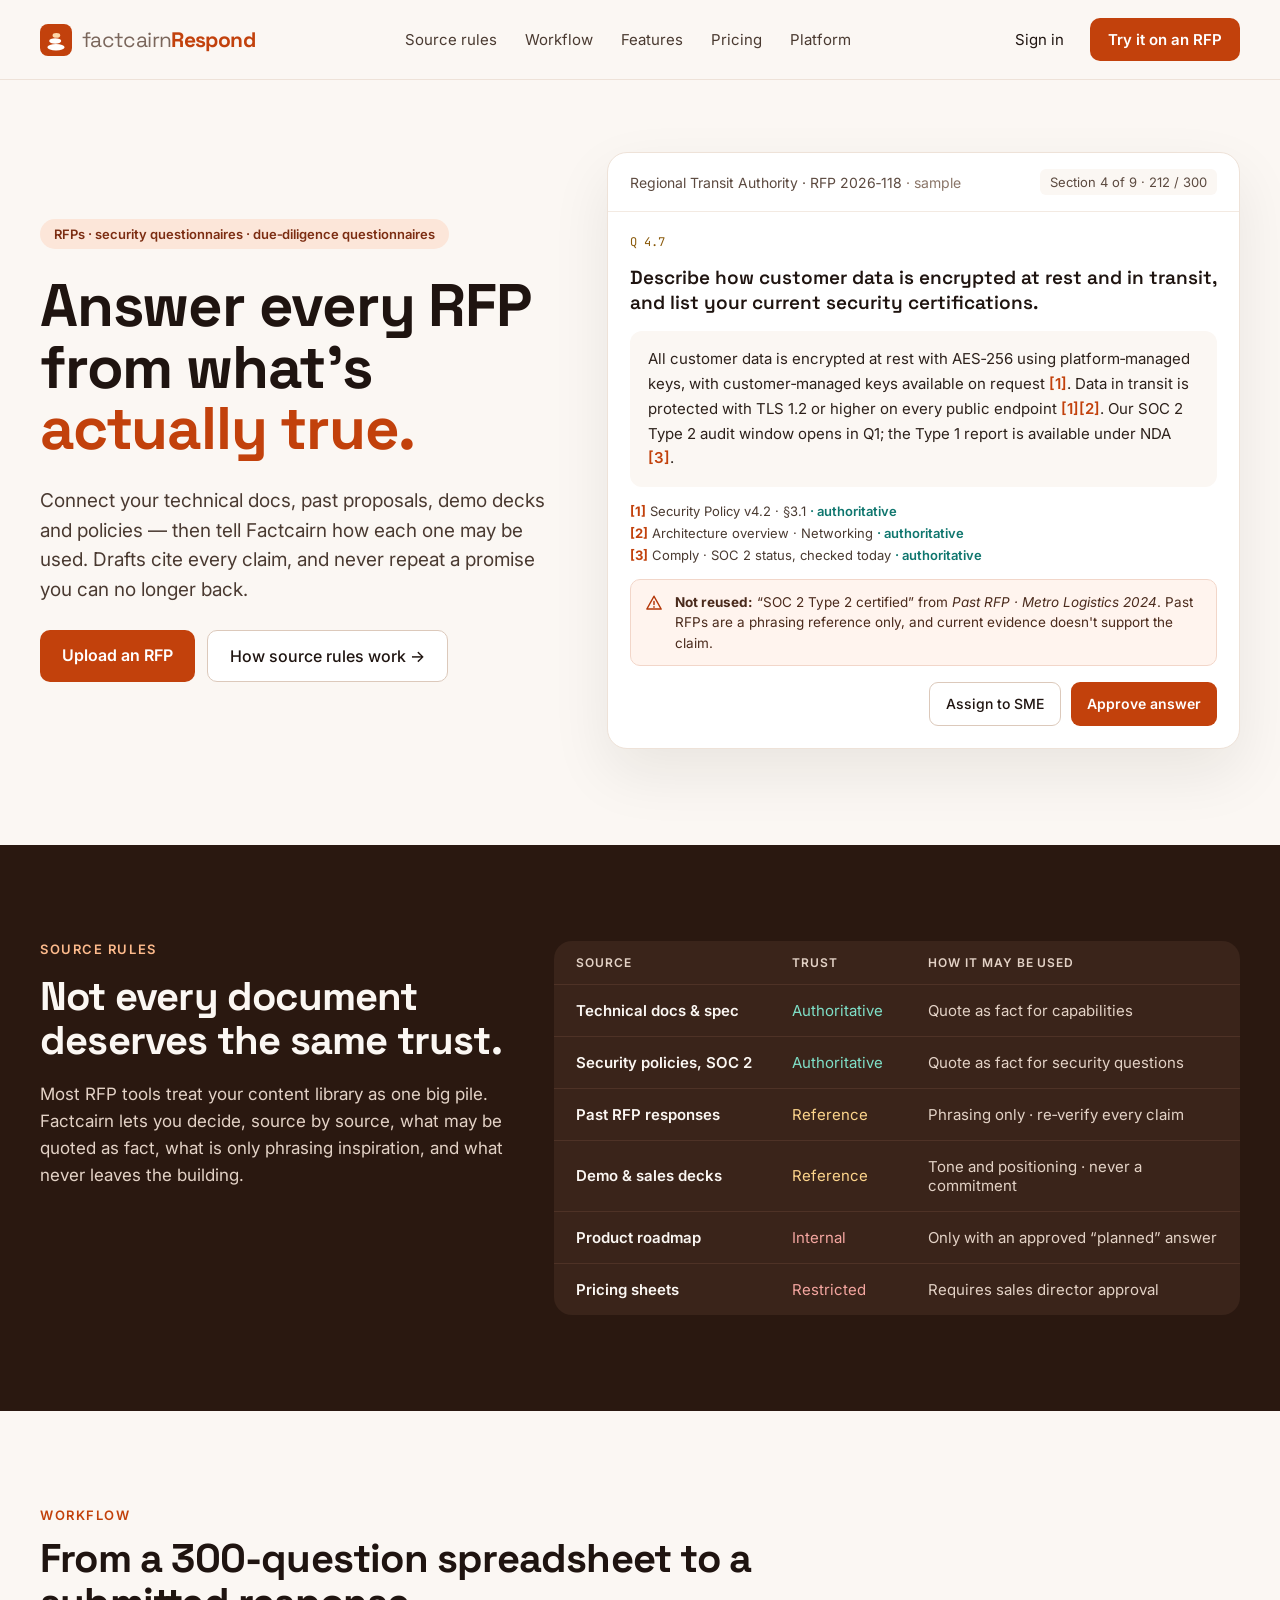
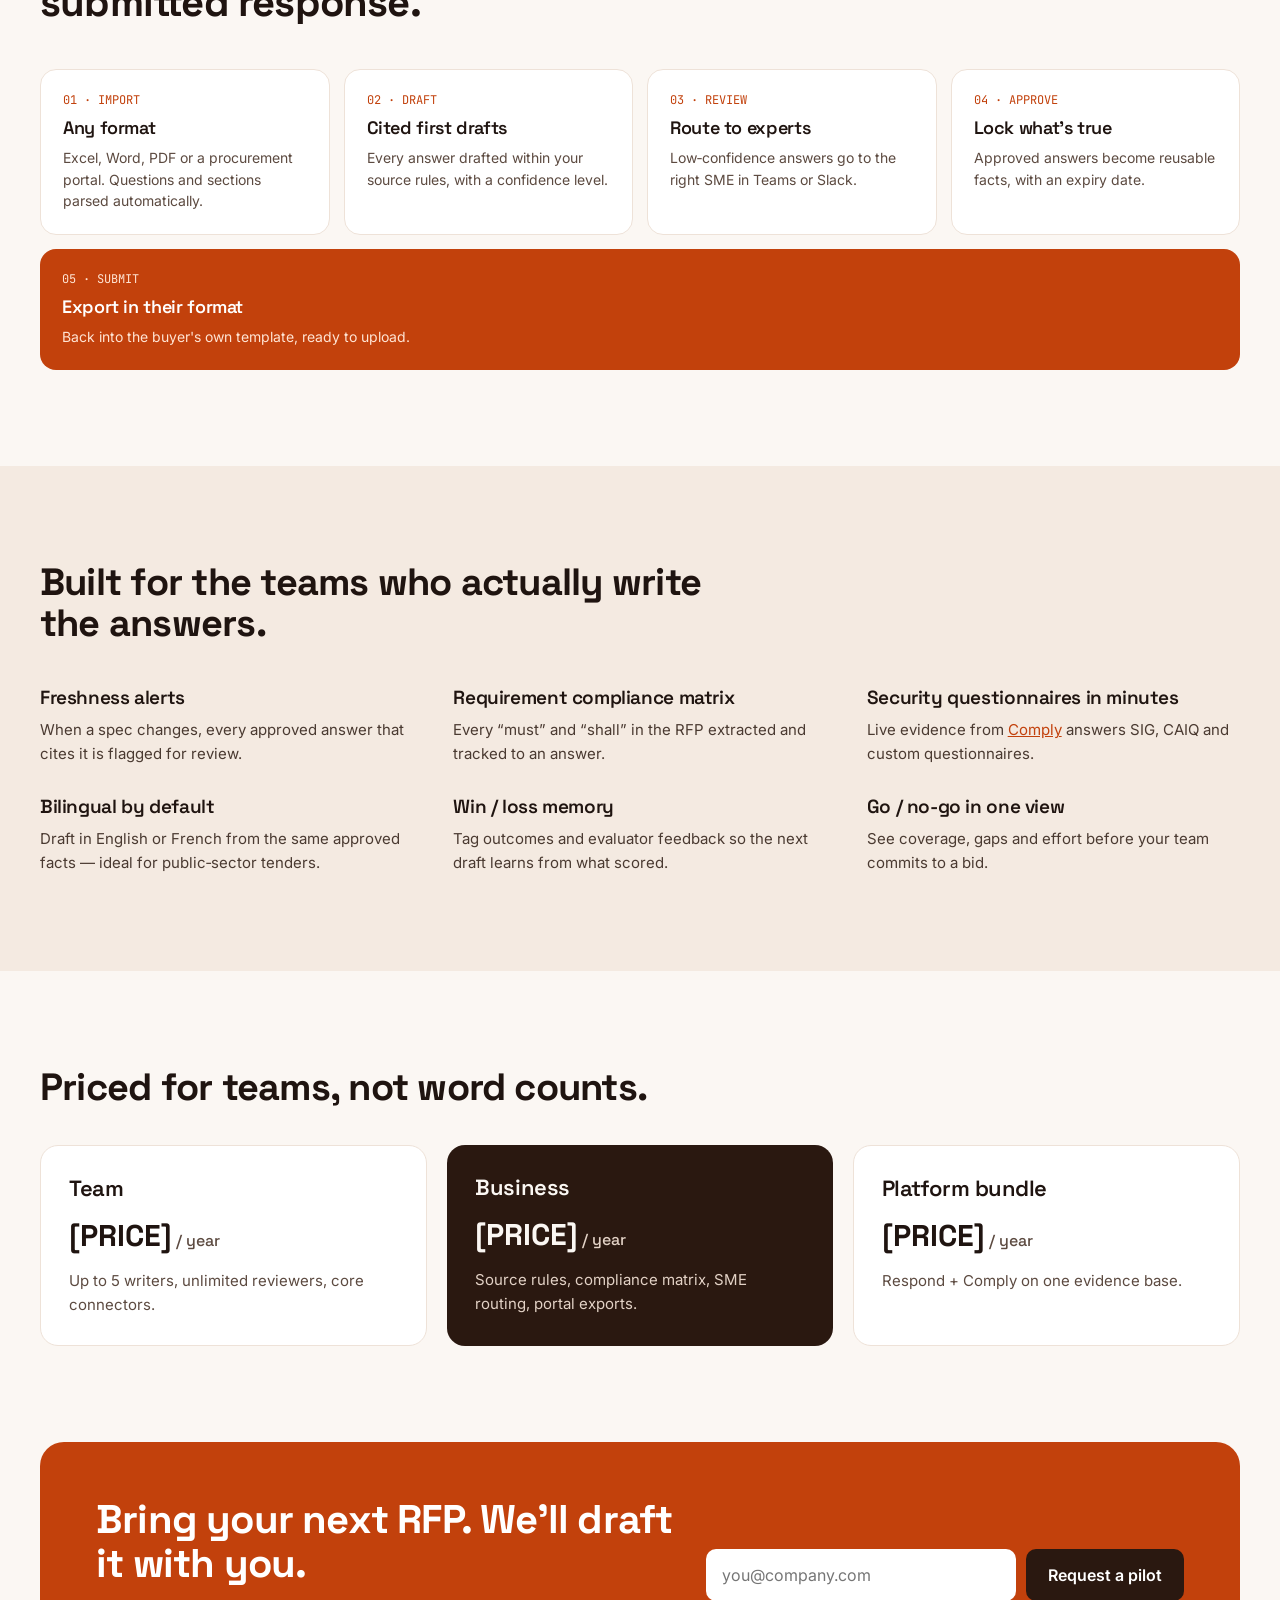
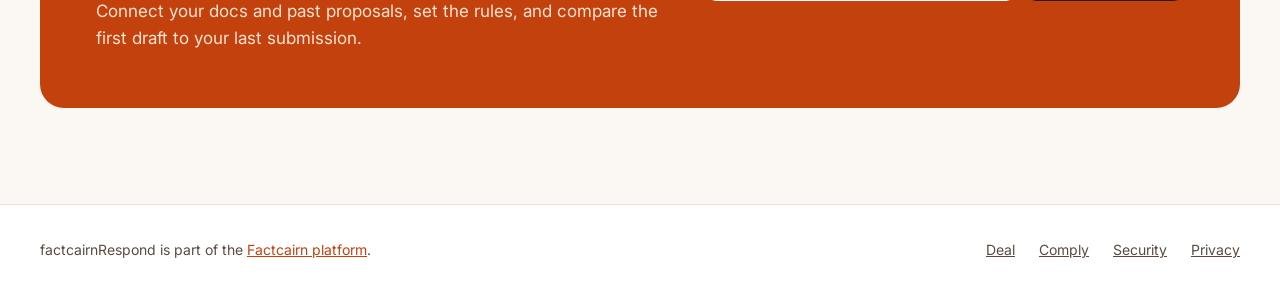
<file: sites/respond/index.html>
<!doctype html>
<html lang="en">
<head>
<meta charset="utf-8">
<meta name="viewport" content="width=device-width, initial-scale=1">
<title>factcairnRespond — RFPs and questionnaires</title>
<meta name="description" content="factcairnRespond: answer RFPs and security questionnaires from verified, cited facts.">
<meta property="og:title" content="factcairnRespond — RFPs and questionnaires">
<meta property="og:description" content="factcairnRespond: answer RFPs and security questionnaires from verified, cited facts.">
<meta property="og:type" content="website">
<meta property="og:url" content="https://respond.factcairn.com/">
<meta property="og:image" content="https://respond.factcairn.com/assets/icons/factcairn-respond-512.png">
<meta name="twitter:card" content="summary">
<link rel="canonical" href="https://respond.factcairn.com/">
<link rel="icon" href="/assets/icons/factcairn-respond.svg" type="image/svg+xml">
<link rel="icon" href="/assets/icons/factcairn-respond-32.png" sizes="32x32" type="image/png">
<link rel="apple-touch-icon" href="/assets/icons/factcairn-respond-180.png">
<link rel="preconnect" href="https://fonts.googleapis.com">
<link rel="preconnect" href="https://fonts.gstatic.com" crossorigin>
<link rel="stylesheet" href="https://fonts.googleapis.com/css2?family=Inter:wght@400;500;600&amp;family=Space+Grotesk:wght@500;600;700&amp;family=JetBrains+Mono:wght@400;500&amp;display=swap">
<link rel="stylesheet" href="/shared/site.css?v=DEV">
<style>
body{background:#FBF7F3;color:#1F1410;font-family:Inter,system-ui,sans-serif}
a{color:#C2410C}a:hover{color:#9A3412}
</style>
</head>
<body>
<div style="width: 100%;">

<!-- NAV -->
<header style="border-bottom: 1px solid #EEE2D8; background: #FBF7F3;">
<div style="max-width: 1200px; margin: 0 auto; padding: 18px 32px; display: flex; flex-wrap: wrap; align-items: center; justify-content: space-between; gap: 20px;">
<a href="/" style="display: flex; align-items: center; gap: 10px; text-decoration: none; color: #1F1410;">
<svg width="32" height="32" viewBox="0 0 32 32" aria-hidden="true"><rect width="32" height="32" rx="8" fill="#C2410C"></rect><ellipse cx="16" cy="23.2" rx="8.6" ry="3.2" fill="#FFFFFF"></ellipse><ellipse cx="15.2" cy="17" rx="6" ry="2.7" fill="#FFFFFF"></ellipse><ellipse cx="16.4" cy="11.4" rx="3.8" ry="2.4" fill="#FED7AA"></ellipse></svg>
<span style="font-family: 'Space Grotesk', sans-serif; font-size: 21px; letter-spacing: -0.03em; white-space: nowrap;"><span style="font-weight: 400; color: #7A665B;">factcairn</span><span style="font-weight: 700; color: #C2410C;">Respond</span></span>
</a>
<nav aria-label="Main" style="display: flex; flex-wrap: wrap; gap: 28px; font-size: 15px;">
<a href="#policies" style="color: #4A3A31; text-decoration: none;">Source rules</a>
<a href="#workflow" style="color: #4A3A31; text-decoration: none;">Workflow</a>
<a href="#features" style="color: #4A3A31; text-decoration: none;">Features</a>
<a href="#pricing" style="color: #4A3A31; text-decoration: none;">Pricing</a>
<a href="https://factcairn.com/" style="color: #4A3A31; text-decoration: none;">Platform</a>
</nav>
<div style="display: flex; gap: 12px; align-items: center;">
<a href="#" style="color: #1F1410; text-decoration: none; font-size: 15px; padding: 12px 14px;">Sign in</a>
<a href="#cta" style="background: #C2410C; color: #FFFFFF; text-decoration: none; font-weight: 600; font-size: 15px; padding: 12px 18px; border-radius: 10px;">Try it on an RFP</a>
</div>
</div>
</header>

<!-- HERO -->
<section style="max-width: 1200px; margin: 0 auto; padding: 72px 32px 96px; display: flex; flex-wrap: wrap; gap: 56px; align-items: center;">
<div style="flex: 1 1 440px; min-width: 0; display: flex; flex-direction: column; gap: 26px;">
<div style="align-self: flex-start; background: #FCE6D9; color: #7C2D12; font-size: 13px; font-weight: 600; padding: 7px 14px; border-radius: 999px;">RFPs · security questionnaires · due‑diligence questionnaires</div>
<h1 style="font-size: 60px; line-height: 1.03; font-weight: 700;">Answer every RFP from what's <span style="color: #C2410C;">actually true.</span></h1>
<p style="font-size: 19px; line-height: 1.55; color: #4A3A31; max-width: 520px;">Connect your technical docs, past proposals, demo decks and policies — then tell Factcairn how each one may be used. Drafts cite every claim, and never repeat a promise you can no longer back.</p>
<div style="display: flex; flex-wrap: wrap; gap: 12px;">
<a href="#cta" style="background: #C2410C; color: #FFFFFF; text-decoration: none; font-weight: 600; padding: 15px 22px; border-radius: 10px;">Upload an RFP</a>
<a href="#policies" style="border: 1px solid #DCC9BB; color: #1F1410; text-decoration: none; font-weight: 500; padding: 15px 22px; border-radius: 10px; background: #FFFFFF;">How source rules work →</a>
</div>
</div>

<!-- Answer mock -->
<div style="flex: 1 1 560px; min-width: 0; background: #FFFFFF; border: 1px solid #EEE2D8; border-radius: 20px; box-shadow: 0 24px 60px rgba(31,20,16,0.08); overflow: hidden;">
<div style="display: flex; flex-wrap: wrap; justify-content: space-between; gap: 12px; align-items: center; padding: 16px 22px; border-bottom: 1px solid #F3EAE2;">
<span style="font-size: 14px; color: #5C4A40;">Regional Transit Authority · RFP 2026‑118 <span style="color: #8A7568;">· sample</span></span>
<span style="font-size: 13px; background: #FBF7F3; padding: 5px 10px; border-radius: 6px; color: #5C4A40;">Section 4 of 9 · 212 / 300</span>
</div>
<div style="padding: 22px; display: flex; flex-direction: column; gap: 16px;">
<div style="font-family: 'JetBrains Mono', monospace; font-size: 12px; color: #8A5A0B;">Q 4.7</div>
<div style="font-family: 'Space Grotesk', sans-serif; font-size: 19px; font-weight: 600; line-height: 1.3;">Describe how customer data is encrypted at rest and in transit, and list your current security certifications.</div>
<div style="background: #FBF7F3; border-radius: 12px; padding: 16px 18px; font-size: 15px; line-height: 1.65; color: #2D211B;">All customer data is encrypted at rest with AES‑256 using platform‑managed keys, with customer‑managed keys available on request <span style="color: #C2410C; font-weight: 600;">[1]</span>. Data in transit is protected with TLS 1.2 or higher on every public endpoint <span style="color: #C2410C; font-weight: 600;">[1][2]</span>. Our SOC 2 Type 2 audit window opens in Q1; the Type 1 report is available under NDA <span style="color: #C2410C; font-weight: 600;">[3]</span>.</div>
<div style="display: flex; flex-direction: column; gap: 6px; font-size: 13px; color: #4A3A31;">
<div><strong style="color: #C2410C;">[1]</strong> Security Policy v4.2 · §3.1 <span style="color: #0F766E; font-weight: 600;">· authoritative</span></div>
<div><strong style="color: #C2410C;">[2]</strong> Architecture overview · Networking <span style="color: #0F766E; font-weight: 600;">· authoritative</span></div>
<div><strong style="color: #C2410C;">[3]</strong> Comply · SOC 2 status, checked today <span style="color: #0F766E; font-weight: 600;">· authoritative</span></div>
</div>
<div style="display: flex; gap: 12px; align-items: flex-start; border: 1px solid #F2D6C9; background: #FFF4EE; border-radius: 10px; padding: 12px 14px;">
<svg width="18" height="18" viewBox="0 0 24 24" aria-hidden="true" style="flex: 0 0 18px; margin-top: 2px;"><path d="M12 3l9.5 17h-19z" fill="none" stroke="#B4380A" stroke-width="2" stroke-linejoin="round"></path><path d="M12 10v4M12 17v.5" stroke="#B4380A" stroke-width="2" stroke-linecap="round"></path></svg>
<div style="font-size: 13.5px; line-height: 1.5; color: #4A2A1C;"><strong>Not reused:</strong> “SOC 2 Type 2 certified” from <em>Past RFP · Metro Logistics 2024</em>. Past RFPs are a phrasing reference only, and current evidence doesn't support the claim.</div>
</div>
<div style="display: flex; flex-wrap: wrap; gap: 10px; justify-content: flex-end;">
<button type="button" style="height: 44px; padding: 0 16px; border-radius: 9px; border: 1px solid #DCC9BB; background: #FFFFFF; font-family: Inter, sans-serif; font-size: 14px; font-weight: 500; color: #1F1410; cursor: pointer;">Assign to SME</button>
<button type="button" style="height: 44px; padding: 0 16px; border-radius: 9px; border: none; background: #C2410C; font-family: Inter, sans-serif; font-size: 14px; font-weight: 600; color: #FFFFFF; cursor: pointer;">Approve answer</button>
</div>
</div>
</div>
</section>

<!-- SOURCE POLICIES -->
<section id="policies" style="background: #2A1810; color: #FBF7F3; padding: 96px 0;">
<div style="max-width: 1200px; margin: 0 auto; padding: 0 32px; display: flex; flex-wrap: wrap; gap: 48px;">
<div style="flex: 1 1 360px; min-width: 0; display: flex; flex-direction: column; gap: 18px;">
<div style="font-size: 13px; text-transform: uppercase; letter-spacing: 0.12em; color: #FDBA8C; font-weight: 600;">Source rules</div>
<h2 style="font-size: 40px; line-height: 1.1; font-weight: 700;">Not every document deserves the same trust.</h2>
<p style="font-size: 17px; line-height: 1.6; color: #E3D2C6;">Most RFP tools treat your content library as one big pile. Factcairn lets you decide, source by source, what may be quoted as fact, what is only phrasing inspiration, and what never leaves the building.</p>
</div>
<div style="flex: 1 1 580px; min-width: 0; background: #3A241A; border-radius: 18px; overflow: hidden;">
<div style="overflow-x: auto;">
<div style="min-width: 520px;">
<div style="display: flex; gap: 16px; padding: 14px 22px; font-size: 12px; text-transform: uppercase; letter-spacing: 0.08em; color: #E3D2C6; font-weight: 600; border-bottom: 1px solid #4E3226;"><span style="flex: 0 0 200px;">Source</span><span style="flex: 0 0 120px;">Trust</span><span style="flex: 1 1 auto;">How it may be used</span></div>
<div style="display: flex; gap: 16px; padding: 16px 22px; border-bottom: 1px solid #4E3226; font-size: 15px; align-items: center;"><span style="flex: 0 0 200px; font-weight: 600;">Technical docs &amp; spec</span><span style="flex: 0 0 120px; color: #7FE0C8;">Authoritative</span><span style="flex: 1 1 auto; color: #E3D2C6;">Quote as fact for capabilities</span></div>
<div style="display: flex; gap: 16px; padding: 16px 22px; border-bottom: 1px solid #4E3226; font-size: 15px; align-items: center;"><span style="flex: 0 0 200px; font-weight: 600;">Security policies, SOC 2</span><span style="flex: 0 0 120px; color: #7FE0C8;">Authoritative</span><span style="flex: 1 1 auto; color: #E3D2C6;">Quote as fact for security questions</span></div>
<div style="display: flex; gap: 16px; padding: 16px 22px; border-bottom: 1px solid #4E3226; font-size: 15px; align-items: center;"><span style="flex: 0 0 200px; font-weight: 600;">Past RFP responses</span><span style="flex: 0 0 120px; color: #FDD58C;">Reference</span><span style="flex: 1 1 auto; color: #E3D2C6;">Phrasing only · re‑verify every claim</span></div>
<div style="display: flex; gap: 16px; padding: 16px 22px; border-bottom: 1px solid #4E3226; font-size: 15px; align-items: center;"><span style="flex: 0 0 200px; font-weight: 600;">Demo &amp; sales decks</span><span style="flex: 0 0 120px; color: #FDD58C;">Reference</span><span style="flex: 1 1 auto; color: #E3D2C6;">Tone and positioning · never a commitment</span></div>
<div style="display: flex; gap: 16px; padding: 16px 22px; border-bottom: 1px solid #4E3226; font-size: 15px; align-items: center;"><span style="flex: 0 0 200px; font-weight: 600;">Product roadmap</span><span style="flex: 0 0 120px; color: #F4A6A0;">Internal</span><span style="flex: 1 1 auto; color: #E3D2C6;">Only with an approved “planned” answer</span></div>
<div style="display: flex; gap: 16px; padding: 16px 22px; font-size: 15px; align-items: center;"><span style="flex: 0 0 200px; font-weight: 600;">Pricing sheets</span><span style="flex: 0 0 120px; color: #F4A6A0;">Restricted</span><span style="flex: 1 1 auto; color: #E3D2C6;">Requires sales director approval</span></div>
</div>
</div>
</div>
</div>
</section>

<!-- WORKFLOW -->
<section id="workflow" style="max-width: 1200px; margin: 0 auto; padding: 96px 32px;">
<div style="font-size: 13px; text-transform: uppercase; letter-spacing: 0.12em; color: #C2410C; font-weight: 600; margin-bottom: 14px;">Workflow</div>
<h2 style="font-size: 40px; line-height: 1.1; font-weight: 700; max-width: 760px; margin-bottom: 44px;">From a 300‑question spreadsheet to a submitted response.</h2>
<div style="display: flex; flex-wrap: wrap; gap: 14px;">
<div style="flex: 1 1 200px; background: #FFFFFF; border: 1px solid #EEE2D8; border-radius: 16px; padding: 22px; display: flex; flex-direction: column; gap: 8px;"><div style="font-family: 'JetBrains Mono', monospace; font-size: 12px; color: #C2410C;">01 · IMPORT</div><h3 style="font-size: 18px; font-weight: 600;">Any format</h3><p style="font-size: 14px; line-height: 1.55; color: #5C4A40;">Excel, Word, PDF or a procurement portal. Questions and sections parsed automatically.</p></div>
<div style="flex: 1 1 200px; background: #FFFFFF; border: 1px solid #EEE2D8; border-radius: 16px; padding: 22px; display: flex; flex-direction: column; gap: 8px;"><div style="font-family: 'JetBrains Mono', monospace; font-size: 12px; color: #C2410C;">02 · DRAFT</div><h3 style="font-size: 18px; font-weight: 600;">Cited first drafts</h3><p style="font-size: 14px; line-height: 1.55; color: #5C4A40;">Every answer drafted within your source rules, with a confidence level.</p></div>
<div style="flex: 1 1 200px; background: #FFFFFF; border: 1px solid #EEE2D8; border-radius: 16px; padding: 22px; display: flex; flex-direction: column; gap: 8px;"><div style="font-family: 'JetBrains Mono', monospace; font-size: 12px; color: #C2410C;">03 · REVIEW</div><h3 style="font-size: 18px; font-weight: 600;">Route to experts</h3><p style="font-size: 14px; line-height: 1.55; color: #5C4A40;">Low‑confidence answers go to the right SME in Teams or Slack.</p></div>
<div style="flex: 1 1 200px; background: #FFFFFF; border: 1px solid #EEE2D8; border-radius: 16px; padding: 22px; display: flex; flex-direction: column; gap: 8px;"><div style="font-family: 'JetBrains Mono', monospace; font-size: 12px; color: #C2410C;">04 · APPROVE</div><h3 style="font-size: 18px; font-weight: 600;">Lock what's true</h3><p style="font-size: 14px; line-height: 1.55; color: #5C4A40;">Approved answers become reusable facts, with an expiry date.</p></div>
<div style="flex: 1 1 200px; background: #C2410C; color: #FFFFFF; border-radius: 16px; padding: 22px; display: flex; flex-direction: column; gap: 8px;"><div style="font-family: 'JetBrains Mono', monospace; font-size: 12px; color: #FFE4D4;">05 · SUBMIT</div><h3 style="font-size: 18px; font-weight: 600;">Export in their format</h3><p style="font-size: 14px; line-height: 1.55; color: #FFE4D4;">Back into the buyer's own template, ready to upload.</p></div>
</div>
</section>

<!-- FEATURES -->
<section id="features" style="background: #F4EAE1; padding: 96px 0;">
<div style="max-width: 1200px; margin: 0 auto; padding: 0 32px;">
<h2 style="font-size: 38px; line-height: 1.1; font-weight: 700; max-width: 700px; margin-bottom: 40px;">Built for the teams who actually write the answers.</h2>
<div style="display: flex; flex-wrap: wrap; gap: 28px 40px;">
<div style="flex: 1 1 320px; display: flex; flex-direction: column; gap: 8px;"><h3 style="font-size: 19px; font-weight: 600;">Freshness alerts</h3><p style="font-size: 15px; line-height: 1.6; color: #4A3A31;">When a spec changes, every approved answer that cites it is flagged for review.</p></div>
<div style="flex: 1 1 320px; display: flex; flex-direction: column; gap: 8px;"><h3 style="font-size: 19px; font-weight: 600;">Requirement compliance matrix</h3><p style="font-size: 15px; line-height: 1.6; color: #4A3A31;">Every “must” and “shall” in the RFP extracted and tracked to an answer.</p></div>
<div style="flex: 1 1 320px; display: flex; flex-direction: column; gap: 8px;"><h3 style="font-size: 19px; font-weight: 600;">Security questionnaires in minutes</h3><p style="font-size: 15px; line-height: 1.6; color: #4A3A31;">Live evidence from <a href="https://comply.factcairn.com/">Comply</a> answers SIG, CAIQ and custom questionnaires.</p></div>
<div style="flex: 1 1 320px; display: flex; flex-direction: column; gap: 8px;"><h3 style="font-size: 19px; font-weight: 600;">Bilingual by default</h3><p style="font-size: 15px; line-height: 1.6; color: #4A3A31;">Draft in English or French from the same approved facts — ideal for public‑sector tenders.</p></div>
<div style="flex: 1 1 320px; display: flex; flex-direction: column; gap: 8px;"><h3 style="font-size: 19px; font-weight: 600;">Win / loss memory</h3><p style="font-size: 15px; line-height: 1.6; color: #4A3A31;">Tag outcomes and evaluator feedback so the next draft learns from what scored.</p></div>
<div style="flex: 1 1 320px; display: flex; flex-direction: column; gap: 8px;"><h3 style="font-size: 19px; font-weight: 600;">Go / no‑go in one view</h3><p style="font-size: 15px; line-height: 1.6; color: #4A3A31;">See coverage, gaps and effort before your team commits to a bid.</p></div>
</div>
</div>
</section>

<!-- PRICING -->
<section id="pricing" style="max-width: 1200px; margin: 0 auto; padding: 96px 32px;">
<h2 style="font-size: 38px; line-height: 1.1; font-weight: 700; margin-bottom: 36px;">Priced for teams, not word counts.</h2>
<div style="display: flex; flex-wrap: wrap; gap: 20px;">
<div style="flex: 1 1 300px; background: #FFFFFF; border: 1px solid #EEE2D8; border-radius: 18px; padding: 28px; display: flex; flex-direction: column; gap: 14px;"><h3 style="font-size: 22px; font-weight: 600;">Team</h3><div style="font-family: 'Space Grotesk', sans-serif; font-size: 30px; font-weight: 700;">[PRICE]<span style="font-size: 16px; font-weight: 500; color: #5C4A40;"> / year</span></div><p style="font-size: 15px; line-height: 1.6; color: #5C4A40;">Up to 5 writers, unlimited reviewers, core connectors.</p></div>
<div style="flex: 1 1 300px; background: #2A1810; color: #FBF7F3; border-radius: 18px; padding: 28px; display: flex; flex-direction: column; gap: 14px;"><h3 style="font-size: 22px; font-weight: 600;">Business</h3><div style="font-family: 'Space Grotesk', sans-serif; font-size: 30px; font-weight: 700;">[PRICE]<span style="font-size: 16px; font-weight: 500; color: #E3D2C6;"> / year</span></div><p style="font-size: 15px; line-height: 1.6; color: #E3D2C6;">Source rules, compliance matrix, SME routing, portal exports.</p></div>
<div style="flex: 1 1 300px; background: #FFFFFF; border: 1px solid #EEE2D8; border-radius: 18px; padding: 28px; display: flex; flex-direction: column; gap: 14px;"><h3 style="font-size: 22px; font-weight: 600;">Platform bundle</h3><div style="font-family: 'Space Grotesk', sans-serif; font-size: 30px; font-weight: 700;">[PRICE]<span style="font-size: 16px; font-weight: 500; color: #5C4A40;"> / year</span></div><p style="font-size: 15px; line-height: 1.6; color: #5C4A40;">Respond + Comply on one evidence base.</p></div>
</div>
</section>

<!-- CTA -->
<section id="cta" style="max-width: 1200px; margin: 0 auto; padding: 0 32px 96px;">
<div style="background: #C2410C; color: #FFFFFF; border-radius: 24px; padding: 56px; display: flex; flex-wrap: wrap; gap: 32px; align-items: center; justify-content: space-between;">
<div style="flex: 1 1 480px; display: flex; flex-direction: column; gap: 12px;">
<h2 style="font-size: 40px; line-height: 1.1; font-weight: 700;">Bring your next RFP. We'll draft it with you.</h2>
<p style="font-size: 17px; line-height: 1.6; color: #FFE4D4;">Connect your docs and past proposals, set the rules, and compare the first draft to your last submission.</p>
</div>
<form style="flex: 1 1 380px; display: flex; flex-wrap: wrap; gap: 10px;" aria-label="Request a pilot">
<label for="respond-email" style="position: absolute; left: -9999px;">Work email</label>
<input id="respond-email" type="email" placeholder="you@company.com" style="flex: 1 1 220px; height: 52px; border-radius: 10px; border: none; padding: 0 16px; font-size: 16px; font-family: Inter, sans-serif;">
<button type="button" style="height: 52px; border-radius: 10px; border: none; background: #2A1810; color: #FFFFFF; font-weight: 600; font-size: 16px; padding: 0 22px; font-family: Inter, sans-serif; cursor: pointer;">Request a pilot</button>
</form>
</div>
</section>

<footer style="border-top: 1px solid #EEE2D8; background: #FFFFFF;">
<div style="max-width: 1200px; margin: 0 auto; padding: 36px 32px; display: flex; flex-wrap: wrap; justify-content: space-between; gap: 24px; font-size: 14px; color: #5C4A40;">
<div>factcairnRespond is part of the <a href="https://factcairn.com/">Factcairn platform</a>.</div>
<div style="display: flex; flex-wrap: wrap; gap: 24px;"><a href="https://deal.factcairn.com/" style="color: #5C4A40;">Deal</a><a href="https://comply.factcairn.com/" style="color: #5C4A40;">Comply</a><a href="#" style="color: #5C4A40;">Security</a><a href="#" style="color: #5C4A40;">Privacy</a></div>
</div>
</footer>
</div>
</body>
</html>
</file>
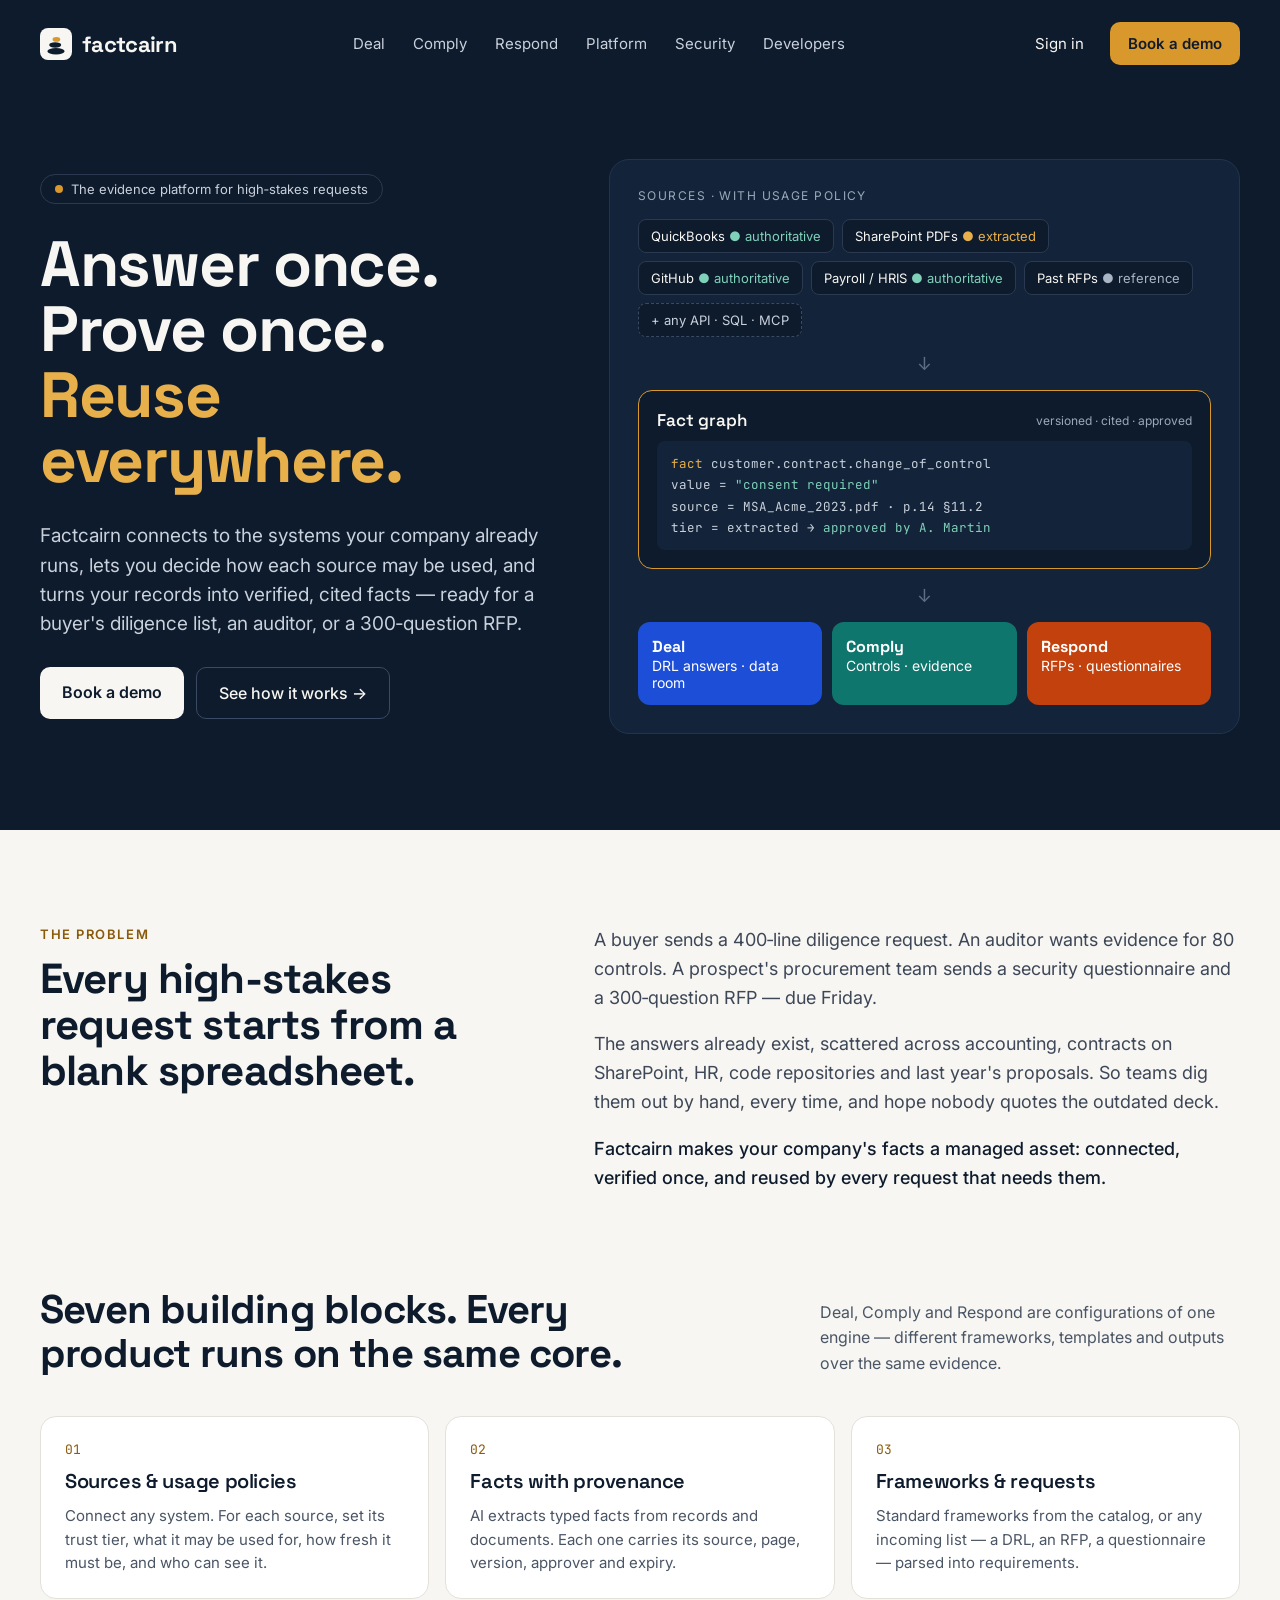
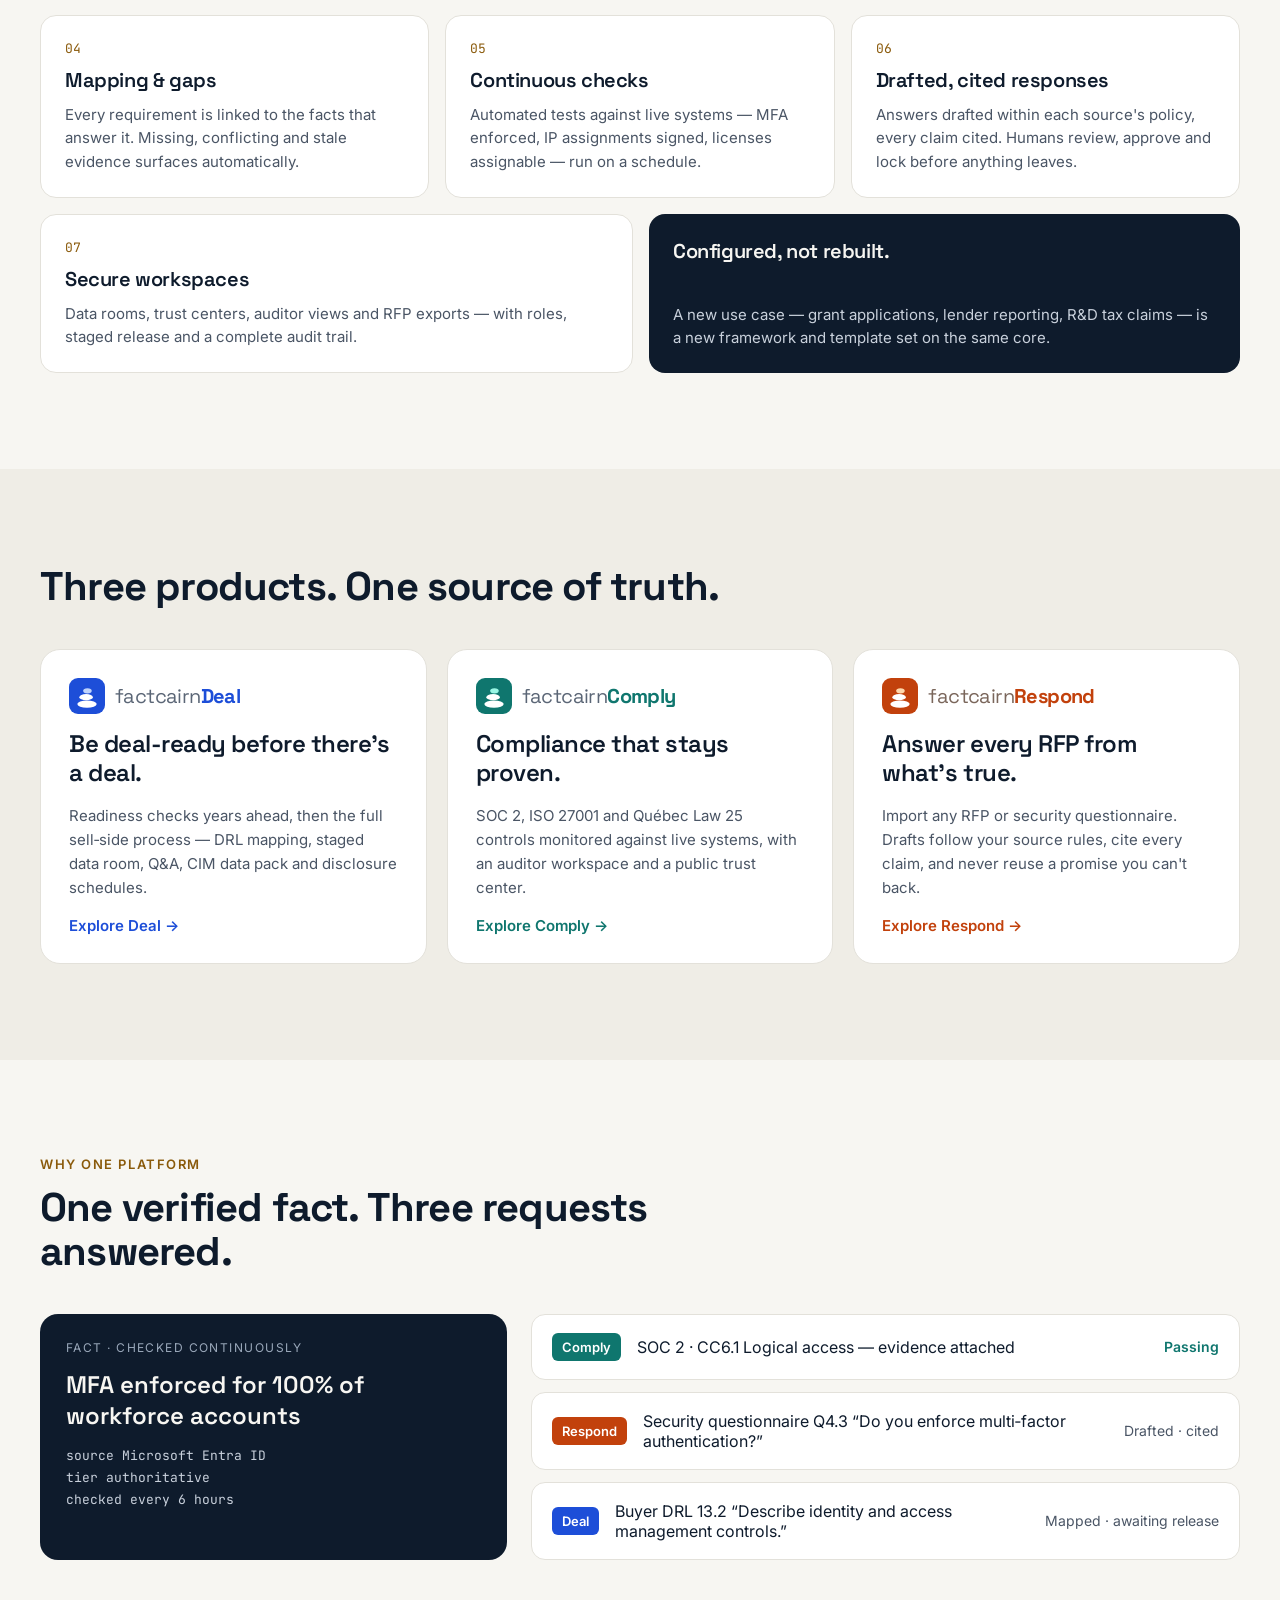
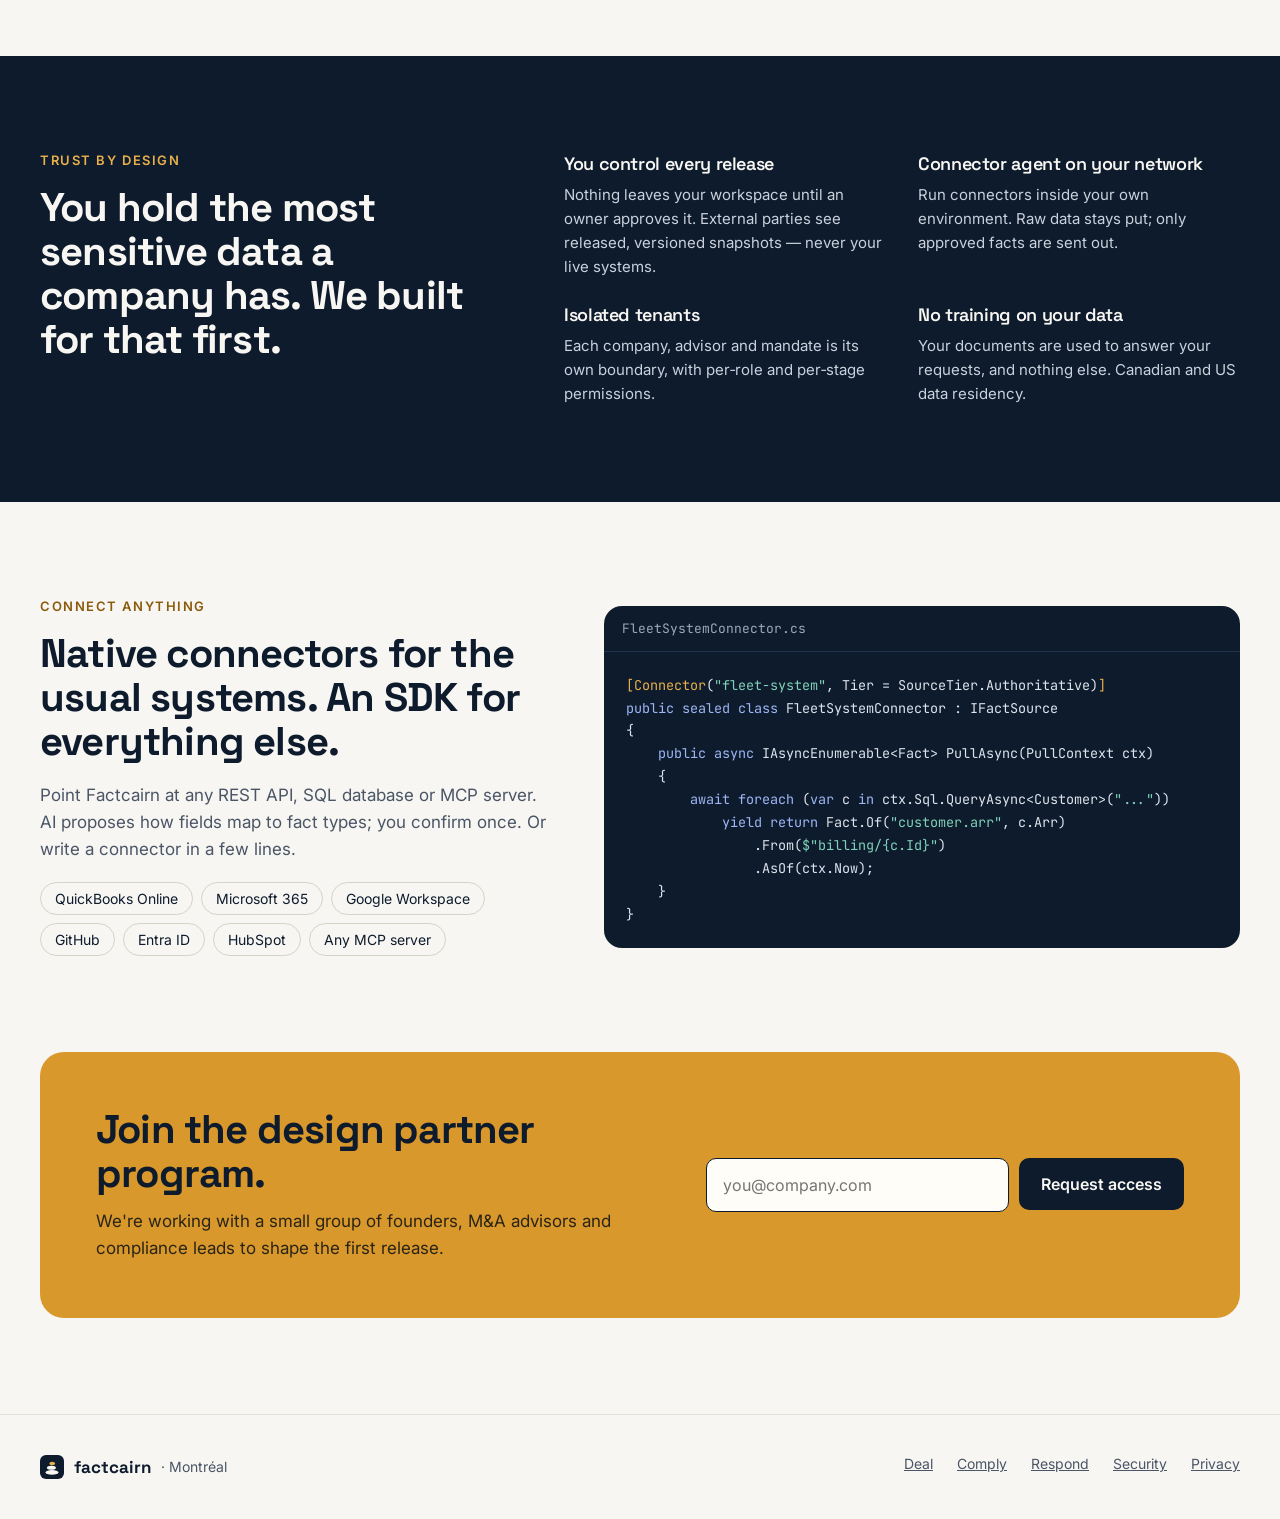
<file: sites/www/index.html>
<!doctype html>
<html lang="en">
<head>
<meta charset="utf-8">
<meta name="viewport" content="width=device-width, initial-scale=1">
<title>Factcairn — the evidence platform</title>
<meta name="description" content="Factcairn is the evidence platform behind deals, compliance and proposals: connect your systems, verify facts once, reuse them everywhere.">
<meta property="og:title" content="Factcairn — the evidence platform">
<meta property="og:description" content="Factcairn is the evidence platform behind deals, compliance and proposals: connect your systems, verify facts once, reuse them everywhere.">
<meta property="og:type" content="website">
<meta property="og:url" content="https://factcairn.com/">
<meta property="og:image" content="https://factcairn.com/assets/icons/factcairn-512.png">
<meta name="twitter:card" content="summary">
<link rel="canonical" href="https://factcairn.com/">
<link rel="icon" href="/assets/icons/factcairn.svg" type="image/svg+xml">
<link rel="icon" href="/assets/icons/factcairn-32.png" sizes="32x32" type="image/png">
<link rel="apple-touch-icon" href="/assets/icons/factcairn-180.png">
<link rel="preconnect" href="https://fonts.googleapis.com">
<link rel="preconnect" href="https://fonts.gstatic.com" crossorigin>
<link rel="stylesheet" href="https://fonts.googleapis.com/css2?family=Inter:wght@400;500;600&amp;family=Space+Grotesk:wght@500;600;700&amp;family=JetBrains+Mono:wght@400;500&amp;display=swap">
<link rel="stylesheet" href="/shared/site.css?v=DEV">
<style>
body{background:#F7F6F2;color:#0E1B2C;font-family:Inter,system-ui,sans-serif}
a{color:#0E1B2C}a:hover{color:#1D4ED8}
</style>
</head>
<body>
<div style="width: 100%; font-family: Inter, system-ui, sans-serif;">

<!-- NAV + HERO (dark) -->
<div style="background: #0E1B2C; color: #F7F6F2;">
<header style="max-width: 1200px; margin: 0 auto; padding: 22px 32px; display: flex; flex-wrap: wrap; align-items: center; justify-content: space-between; gap: 20px;">
<a href="/" style="display: flex; align-items: center; gap: 10px; text-decoration: none; color: #F7F6F2;">
<svg width="32" height="32" viewBox="0 0 32 32" aria-hidden="true"><rect width="32" height="32" rx="8" fill="#F7F6F2"></rect><ellipse cx="16" cy="23.2" rx="8.6" ry="3.2" fill="#0E1B2C"></ellipse><ellipse cx="15.2" cy="17" rx="6" ry="2.7" fill="#0E1B2C"></ellipse><ellipse cx="16.4" cy="11.4" rx="3.8" ry="2.4" fill="#D9982B"></ellipse></svg>
<span style="font-family: 'Space Grotesk', sans-serif; font-weight: 700; font-size: 22px; letter-spacing: -0.03em;">factcairn</span>
</a>
<nav aria-label="Main" style="display: flex; flex-wrap: wrap; gap: 28px; font-size: 15px;">
<a href="https://deal.factcairn.com/" style="color: #C9D1DC; text-decoration: none;">Deal</a>
<a href="https://comply.factcairn.com/" style="color: #C9D1DC; text-decoration: none;">Comply</a>
<a href="https://respond.factcairn.com/" style="color: #C9D1DC; text-decoration: none;">Respond</a>
<a href="#platform" style="color: #C9D1DC; text-decoration: none;">Platform</a>
<a href="#trust" style="color: #C9D1DC; text-decoration: none;">Security</a>
<a href="#developers" style="color: #C9D1DC; text-decoration: none;">Developers</a>
</nav>
<div style="display: flex; gap: 12px; align-items: center;">
<a href="#" style="color: #F7F6F2; text-decoration: none; font-size: 15px; padding: 12px 14px;">Sign in</a>
<a href="#cta" style="background: #D9982B; color: #0E1B2C; text-decoration: none; font-weight: 600; font-size: 15px; padding: 12px 18px; border-radius: 10px;">Book a demo</a>
</div>
</header>

<section style="max-width: 1200px; margin: 0 auto; padding: 72px 32px 96px; display: flex; flex-wrap: wrap; gap: 56px; align-items: center;">
<div style="flex: 1 1 460px; min-width: 0; display: flex; flex-direction: column; gap: 28px;">
<div style="display: inline-flex; align-self: flex-start; gap: 8px; align-items: center; border: 1px solid #2B3A50; border-radius: 999px; padding: 6px 14px; font-size: 13px; color: #C9D1DC;"><span style="width: 8px; height: 8px; border-radius: 50%; background: #D9982B;"></span>The evidence platform for high‑stakes requests</div>
<h1 style="font-size: 64px; line-height: 1.02; font-weight: 700;">Answer once.<br>Prove once.<br><span style="color: #E8B04B;">Reuse everywhere.</span></h1>
<p style="font-size: 19px; line-height: 1.55; color: #C9D1DC; max-width: 540px;">Factcairn connects to the systems your company already runs, lets you decide how each source may be used, and turns your records into verified, cited facts — ready for a buyer's diligence list, an auditor, or a 300‑question RFP.</p>
<div style="display: flex; flex-wrap: wrap; gap: 12px;">
<a href="#cta" style="background: #F7F6F2; color: #0E1B2C; text-decoration: none; font-weight: 600; padding: 15px 22px; border-radius: 10px;">Book a demo</a>
<a href="#platform" style="border: 1px solid #3A4A62; color: #F7F6F2; text-decoration: none; font-weight: 500; padding: 15px 22px; border-radius: 10px;">See how it works →</a>
</div>
</div>

<!-- Flow diagram -->
<div style="flex: 1 1 520px; min-width: 0; background: #13243A; border: 1px solid #22344C; border-radius: 20px; padding: 28px; display: flex; flex-direction: column; gap: 16px;">
<div style="font-size: 12px; text-transform: uppercase; letter-spacing: 0.12em; color: #9AA8BA;">Sources · with usage policy</div>
<div style="display: flex; flex-wrap: wrap; gap: 8px;">
<span style="background: #0E1B2C; border: 1px solid #2B3A50; border-radius: 8px; padding: 8px 12px; font-size: 13px;">QuickBooks <span style="color: #7FD1B9;">● authoritative</span></span>
<span style="background: #0E1B2C; border: 1px solid #2B3A50; border-radius: 8px; padding: 8px 12px; font-size: 13px;">SharePoint PDFs <span style="color: #E8B04B;">● extracted</span></span>
<span style="background: #0E1B2C; border: 1px solid #2B3A50; border-radius: 8px; padding: 8px 12px; font-size: 13px;">GitHub <span style="color: #7FD1B9;">● authoritative</span></span>
<span style="background: #0E1B2C; border: 1px solid #2B3A50; border-radius: 8px; padding: 8px 12px; font-size: 13px;">Payroll / HRIS <span style="color: #7FD1B9;">● authoritative</span></span>
<span style="background: #0E1B2C; border: 1px solid #2B3A50; border-radius: 8px; padding: 8px 12px; font-size: 13px;">Past RFPs <span style="color: #A9B4C4;">● reference</span></span>
<span style="background: #0E1B2C; border: 1px dashed #3A4A62; border-radius: 8px; padding: 8px 12px; font-size: 13px; color: #C9D1DC;">+ any API · SQL · MCP</span>
</div>
<div style="text-align: center; color: #5E6E84; font-size: 18px;" aria-hidden="true">↓</div>
<div style="background: #0E1B2C; border: 1px solid #D9982B; border-radius: 14px; padding: 18px; display: flex; flex-direction: column; gap: 10px;">
<div style="display: flex; justify-content: space-between; align-items: center; gap: 12px; flex-wrap: wrap;"><span style="font-family: 'Space Grotesk', sans-serif; font-weight: 600; font-size: 17px;">Fact graph</span><span style="font-size: 12px; color: #9AA8BA;">versioned · cited · approved</span></div>
<div style="font-family: 'JetBrains Mono', monospace; font-size: 12.5px; line-height: 1.7; color: #C9D1DC; background: #13243A; border-radius: 8px; padding: 12px 14px;">
<div><span style="color: #E8B04B;">fact</span> customer.contract.change_of_control</div>
<div>  value   = <span style="color: #7FD1B9;">"consent required"</span></div>
<div>  source  = MSA_Acme_2023.pdf · p.14 §11.2</div>
<div>  tier    = extracted → <span style="color: #7FD1B9;">approved by A. Martin</span></div>
</div>
</div>
<div style="text-align: center; color: #5E6E84; font-size: 18px;" aria-hidden="true">↓</div>
<div style="display: flex; flex-wrap: wrap; gap: 10px;">
<a href="https://deal.factcairn.com/" style="flex: 1 1 140px; text-decoration: none; background: #1D4ED8; color: #FFFFFF; border-radius: 12px; padding: 14px; font-size: 14px;"><strong style="font-family: 'Space Grotesk', sans-serif; font-size: 16px; display: block;">Deal</strong>DRL answers · data room</a>
<a href="https://comply.factcairn.com/" style="flex: 1 1 140px; text-decoration: none; background: #0F766E; color: #FFFFFF; border-radius: 12px; padding: 14px; font-size: 14px;"><strong style="font-family: 'Space Grotesk', sans-serif; font-size: 16px; display: block;">Comply</strong>Controls · evidence</a>
<a href="https://respond.factcairn.com/" style="flex: 1 1 140px; text-decoration: none; background: #C2410C; color: #FFFFFF; border-radius: 12px; padding: 14px; font-size: 14px;"><strong style="font-family: 'Space Grotesk', sans-serif; font-size: 16px; display: block;">Respond</strong>RFPs · questionnaires</a>
</div>
</div>
</section>
</div>

<!-- PROBLEM -->
<section style="max-width: 1200px; margin: 0 auto; padding: 96px 32px 40px; display: flex; flex-wrap: wrap; gap: 48px;">
<div style="flex: 1 1 380px; min-width: 0;">
<div style="font-size: 13px; text-transform: uppercase; letter-spacing: 0.12em; color: #8A5A0B; font-weight: 600; margin-bottom: 14px;">The problem</div>
<h2 style="font-size: 42px; line-height: 1.1; font-weight: 700;">Every high‑stakes request starts from a blank spreadsheet.</h2>
</div>
<div style="flex: 1 1 520px; min-width: 0; display: flex; flex-direction: column; gap: 18px; font-size: 18px; line-height: 1.6; color: #3D4757;">
<p>A buyer sends a 400‑line diligence request. An auditor wants evidence for 80 controls. A prospect's procurement team sends a security questionnaire and a 300‑question RFP — due Friday.</p>
<p>The answers already exist, scattered across accounting, contracts on SharePoint, HR, code repositories and last year's proposals. So teams dig them out by hand, every time, and hope nobody quotes the outdated deck.</p>
<p style="color: #0E1B2C; font-weight: 500;">Factcairn makes your company's facts a managed asset: connected, verified once, and reused by every request that needs them.</p>
</div>
</section>

<!-- PLATFORM PRIMITIVES -->
<section id="platform" style="max-width: 1200px; margin: 0 auto; padding: 56px 32px 96px;">
<div style="display: flex; flex-wrap: wrap; justify-content: space-between; align-items: flex-end; gap: 24px; margin-bottom: 40px;">
<h2 style="font-size: 40px; line-height: 1.1; font-weight: 700; max-width: 640px;">Seven building blocks. Every product runs on the same core.</h2>
<p style="font-size: 16px; color: #4A5565; max-width: 420px; line-height: 1.6;">Deal, Comply and Respond are configurations of one engine — different frameworks, templates and outputs over the same evidence.</p>
</div>
<div style="display: flex; flex-wrap: wrap; gap: 16px;">
<div style="flex: 1 1 260px; background: #FFFFFF; border: 1px solid #E3E1DA; border-radius: 16px; padding: 24px; display: flex; flex-direction: column; gap: 10px;">
<div style="font-family: 'JetBrains Mono', monospace; font-size: 13px; color: #8A5A0B;">01</div>
<h3 style="font-size: 20px; font-weight: 600;">Sources &amp; usage policies</h3>
<p style="font-size: 15px; line-height: 1.55; color: #4A5565;">Connect any system. For each source, set its trust tier, what it may be used for, how fresh it must be, and who can see it.</p>
</div>
<div style="flex: 1 1 260px; background: #FFFFFF; border: 1px solid #E3E1DA; border-radius: 16px; padding: 24px; display: flex; flex-direction: column; gap: 10px;">
<div style="font-family: 'JetBrains Mono', monospace; font-size: 13px; color: #8A5A0B;">02</div>
<h3 style="font-size: 20px; font-weight: 600;">Facts with provenance</h3>
<p style="font-size: 15px; line-height: 1.55; color: #4A5565;">AI extracts typed facts from records and documents. Each one carries its source, page, version, approver and expiry.</p>
</div>
<div style="flex: 1 1 260px; background: #FFFFFF; border: 1px solid #E3E1DA; border-radius: 16px; padding: 24px; display: flex; flex-direction: column; gap: 10px;">
<div style="font-family: 'JetBrains Mono', monospace; font-size: 13px; color: #8A5A0B;">03</div>
<h3 style="font-size: 20px; font-weight: 600;">Frameworks &amp; requests</h3>
<p style="font-size: 15px; line-height: 1.55; color: #4A5565;">Standard frameworks from the catalog, or any incoming list — a DRL, an RFP, a questionnaire — parsed into requirements.</p>
</div>
<div style="flex: 1 1 260px; background: #FFFFFF; border: 1px solid #E3E1DA; border-radius: 16px; padding: 24px; display: flex; flex-direction: column; gap: 10px;">
<div style="font-family: 'JetBrains Mono', monospace; font-size: 13px; color: #8A5A0B;">04</div>
<h3 style="font-size: 20px; font-weight: 600;">Mapping &amp; gaps</h3>
<p style="font-size: 15px; line-height: 1.55; color: #4A5565;">Every requirement is linked to the facts that answer it. Missing, conflicting and stale evidence surfaces automatically.</p>
</div>
<div style="flex: 1 1 260px; background: #FFFFFF; border: 1px solid #E3E1DA; border-radius: 16px; padding: 24px; display: flex; flex-direction: column; gap: 10px;">
<div style="font-family: 'JetBrains Mono', monospace; font-size: 13px; color: #8A5A0B;">05</div>
<h3 style="font-size: 20px; font-weight: 600;">Continuous checks</h3>
<p style="font-size: 15px; line-height: 1.55; color: #4A5565;">Automated tests against live systems — MFA enforced, IP assignments signed, licenses assignable — run on a schedule.</p>
</div>
<div style="flex: 1 1 260px; background: #FFFFFF; border: 1px solid #E3E1DA; border-radius: 16px; padding: 24px; display: flex; flex-direction: column; gap: 10px;">
<div style="font-family: 'JetBrains Mono', monospace; font-size: 13px; color: #8A5A0B;">06</div>
<h3 style="font-size: 20px; font-weight: 600;">Drafted, cited responses</h3>
<p style="font-size: 15px; line-height: 1.55; color: #4A5565;">Answers drafted within each source's policy, every claim cited. Humans review, approve and lock before anything leaves.</p>
</div>
<div style="flex: 1 1 260px; background: #FFFFFF; border: 1px solid #E3E1DA; border-radius: 16px; padding: 24px; display: flex; flex-direction: column; gap: 10px;">
<div style="font-family: 'JetBrains Mono', monospace; font-size: 13px; color: #8A5A0B;">07</div>
<h3 style="font-size: 20px; font-weight: 600;">Secure workspaces</h3>
<p style="font-size: 15px; line-height: 1.55; color: #4A5565;">Data rooms, trust centers, auditor views and RFP exports — with roles, staged release and a complete audit trail.</p>
</div>
<div style="flex: 1 1 260px; background: #0E1B2C; color: #F7F6F2; border-radius: 16px; padding: 24px; display: flex; flex-direction: column; justify-content: space-between; gap: 10px;">
<h3 style="font-size: 20px; font-weight: 600;">Configured, not rebuilt.</h3>
<p style="font-size: 15px; line-height: 1.55; color: #C9D1DC;">A new use case — grant applications, lender reporting, R&amp;D tax claims — is a new framework and template set on the same core.</p>
</div>
</div>
</section>

<!-- PRODUCTS -->
<section style="background: #EFEDE6; padding: 96px 0;">
<div style="max-width: 1200px; margin: 0 auto; padding: 0 32px;">
<h2 style="font-size: 40px; line-height: 1.1; font-weight: 700; margin-bottom: 40px;">Three products. One source of truth.</h2>
<div style="display: flex; flex-wrap: wrap; gap: 20px;">

<a href="https://deal.factcairn.com/" style="flex: 1 1 320px; text-decoration: none; color: #0E1B2C; background: #FFFFFF; border: 1px solid #E3E1DA; border-radius: 20px; padding: 28px; display: flex; flex-direction: column; gap: 16px;">
<div style="display: flex; align-items: center; gap: 10px;"><svg width="36" height="36" viewBox="0 0 32 32" aria-hidden="true"><rect width="32" height="32" rx="8" fill="#1D4ED8"></rect><ellipse cx="16" cy="23.2" rx="8.6" ry="3.2" fill="#FFFFFF"></ellipse><ellipse cx="15.2" cy="17" rx="6" ry="2.7" fill="#FFFFFF"></ellipse><ellipse cx="16.4" cy="11.4" rx="3.8" ry="2.4" fill="#BFD3FB"></ellipse></svg><span style="font-family: 'Space Grotesk', sans-serif; font-size: 20px; letter-spacing: -0.03em; white-space: nowrap;"><span style="font-weight: 400; color: #5B6676;">factcairn</span><span style="font-weight: 700; color: #1D4ED8;">Deal</span></span></div>
<h3 style="font-size: 24px; line-height: 1.2; font-weight: 600;">Be deal‑ready before there's a deal.</h3>
<p style="font-size: 15px; line-height: 1.6; color: #4A5565;">Readiness checks years ahead, then the full sell‑side process — DRL mapping, staged data room, Q&amp;A, CIM data pack and disclosure schedules.</p>
<span style="color: #1D4ED8; font-weight: 600; font-size: 15px;">Explore Deal →</span>
</a>

<a href="https://comply.factcairn.com/" style="flex: 1 1 320px; text-decoration: none; color: #0E1B2C; background: #FFFFFF; border: 1px solid #E3E1DA; border-radius: 20px; padding: 28px; display: flex; flex-direction: column; gap: 16px;">
<div style="display: flex; align-items: center; gap: 10px;"><svg width="36" height="36" viewBox="0 0 32 32" aria-hidden="true"><rect width="32" height="32" rx="8" fill="#0F766E"></rect><ellipse cx="16" cy="23.2" rx="8.6" ry="3.2" fill="#FFFFFF"></ellipse><ellipse cx="15.2" cy="17" rx="6" ry="2.7" fill="#FFFFFF"></ellipse><ellipse cx="16.4" cy="11.4" rx="3.8" ry="2.4" fill="#99F6E4"></ellipse></svg><span style="font-family: 'Space Grotesk', sans-serif; font-size: 20px; letter-spacing: -0.03em; white-space: nowrap;"><span style="font-weight: 400; color: #5B6676;">factcairn</span><span style="font-weight: 700; color: #0F766E;">Comply</span></span></div>
<h3 style="font-size: 24px; line-height: 1.2; font-weight: 600;">Compliance that stays proven.</h3>
<p style="font-size: 15px; line-height: 1.6; color: #4A5565;">SOC 2, ISO 27001 and Québec Law 25 controls monitored against live systems, with an auditor workspace and a public trust center.</p>
<span style="color: #0F766E; font-weight: 600; font-size: 15px;">Explore Comply →</span>
</a>

<a href="https://respond.factcairn.com/" style="flex: 1 1 320px; text-decoration: none; color: #0E1B2C; background: #FFFFFF; border: 1px solid #E3E1DA; border-radius: 20px; padding: 28px; display: flex; flex-direction: column; gap: 16px;">
<div style="display: flex; align-items: center; gap: 10px;"><svg width="36" height="36" viewBox="0 0 32 32" aria-hidden="true"><rect width="32" height="32" rx="8" fill="#C2410C"></rect><ellipse cx="16" cy="23.2" rx="8.6" ry="3.2" fill="#FFFFFF"></ellipse><ellipse cx="15.2" cy="17" rx="6" ry="2.7" fill="#FFFFFF"></ellipse><ellipse cx="16.4" cy="11.4" rx="3.8" ry="2.4" fill="#FED7AA"></ellipse></svg><span style="font-family: 'Space Grotesk', sans-serif; font-size: 20px; letter-spacing: -0.03em; white-space: nowrap;"><span style="font-weight: 400; color: #7A665B;">factcairn</span><span style="font-weight: 700; color: #C2410C;">Respond</span></span></div>
<h3 style="font-size: 24px; line-height: 1.2; font-weight: 600;">Answer every RFP from what's true.</h3>
<p style="font-size: 15px; line-height: 1.6; color: #4A5565;">Import any RFP or security questionnaire. Drafts follow your source rules, cite every claim, and never reuse a promise you can't back.</p>
<span style="color: #C2410C; font-weight: 600; font-size: 15px;">Explore Respond →</span>
</a>
</div>
</div>
</section>

<!-- REUSE EXAMPLE -->
<section style="max-width: 1200px; margin: 0 auto; padding: 96px 32px;">
<div style="font-size: 13px; text-transform: uppercase; letter-spacing: 0.12em; color: #8A5A0B; font-weight: 600; margin-bottom: 14px;">Why one platform</div>
<h2 style="font-size: 40px; line-height: 1.1; font-weight: 700; max-width: 760px; margin-bottom: 40px;">One verified fact. Three requests answered.</h2>
<div style="display: flex; flex-wrap: wrap; gap: 24px; align-items: stretch;">
<div style="flex: 1 1 340px; min-width: 0; background: #0E1B2C; color: #F7F6F2; border-radius: 18px; padding: 26px; display: flex; flex-direction: column; gap: 14px;">
<div style="font-size: 12px; text-transform: uppercase; letter-spacing: 0.12em; color: #9AA8BA;">Fact · checked continuously</div>
<div style="font-family: 'Space Grotesk', sans-serif; font-size: 24px; font-weight: 600;">MFA enforced for 100% of workforce accounts</div>
<div style="font-family: 'JetBrains Mono', monospace; font-size: 13px; color: #C9D1DC; line-height: 1.7;">source  Microsoft Entra ID<br>tier    authoritative<br>checked every 6 hours</div>
</div>
<div style="flex: 2 1 560px; min-width: 0; display: flex; flex-direction: column; gap: 12px;">
<div style="display: flex; flex-wrap: wrap; gap: 16px; align-items: center; background: #FFFFFF; border: 1px solid #E3E1DA; border-radius: 14px; padding: 18px 20px;">
<span style="background: #0F766E; color: #FFFFFF; font-size: 13px; font-weight: 600; padding: 6px 10px; border-radius: 6px;">Comply</span>
<span style="flex: 1 1 300px; font-size: 16px;">SOC 2 · CC6.1 Logical access — evidence attached</span>
<span style="font-size: 14px; color: #0F766E; font-weight: 600;">Passing</span>
</div>
<div style="display: flex; flex-wrap: wrap; gap: 16px; align-items: center; background: #FFFFFF; border: 1px solid #E3E1DA; border-radius: 14px; padding: 18px 20px;">
<span style="background: #C2410C; color: #FFFFFF; font-size: 13px; font-weight: 600; padding: 6px 10px; border-radius: 6px;">Respond</span>
<span style="flex: 1 1 300px; font-size: 16px;">Security questionnaire Q4.3 “Do you enforce multi‑factor authentication?”</span>
<span style="font-size: 14px; color: #4A5565;">Drafted · cited</span>
</div>
<div style="display: flex; flex-wrap: wrap; gap: 16px; align-items: center; background: #FFFFFF; border: 1px solid #E3E1DA; border-radius: 14px; padding: 18px 20px;">
<span style="background: #1D4ED8; color: #FFFFFF; font-size: 13px; font-weight: 600; padding: 6px 10px; border-radius: 6px;">Deal</span>
<span style="flex: 1 1 300px; font-size: 16px;">Buyer DRL 13.2 “Describe identity and access management controls.”</span>
<span style="font-size: 14px; color: #4A5565;">Mapped · awaiting release</span>
</div>
</div>
</div>
</section>

<!-- TRUST -->
<section id="trust" style="background: #0E1B2C; color: #F7F6F2; padding: 96px 0;">
<div style="max-width: 1200px; margin: 0 auto; padding: 0 32px; display: flex; flex-wrap: wrap; gap: 48px;">
<div style="flex: 1 1 360px; min-width: 0; display: flex; flex-direction: column; gap: 18px;">
<div style="font-size: 13px; text-transform: uppercase; letter-spacing: 0.12em; color: #E8B04B; font-weight: 600;">Trust by design</div>
<h2 style="font-size: 40px; line-height: 1.1; font-weight: 700;">You hold the most sensitive data a company has. We built for that first.</h2>
</div>
<div style="flex: 1 1 560px; min-width: 0; display: flex; flex-wrap: wrap; gap: 24px 32px;">
<div style="flex: 1 1 240px; display: flex; flex-direction: column; gap: 8px;"><h3 style="font-size: 18px; font-weight: 600;">You control every release</h3><p style="font-size: 15px; line-height: 1.6; color: #C9D1DC;">Nothing leaves your workspace until an owner approves it. External parties see released, versioned snapshots — never your live systems.</p></div>
<div style="flex: 1 1 240px; display: flex; flex-direction: column; gap: 8px;"><h3 style="font-size: 18px; font-weight: 600;">Connector agent on your network</h3><p style="font-size: 15px; line-height: 1.6; color: #C9D1DC;">Run connectors inside your own environment. Raw data stays put; only approved facts are sent out.</p></div>
<div style="flex: 1 1 240px; display: flex; flex-direction: column; gap: 8px;"><h3 style="font-size: 18px; font-weight: 600;">Isolated tenants</h3><p style="font-size: 15px; line-height: 1.6; color: #C9D1DC;">Each company, advisor and mandate is its own boundary, with per‑role and per‑stage permissions.</p></div>
<div style="flex: 1 1 240px; display: flex; flex-direction: column; gap: 8px;"><h3 style="font-size: 18px; font-weight: 600;">No training on your data</h3><p style="font-size: 15px; line-height: 1.6; color: #C9D1DC;">Your documents are used to answer your requests, and nothing else. Canadian and US data residency.</p></div>
</div>
</div>
</section>

<!-- DEVELOPERS -->
<section id="developers" style="max-width: 1200px; margin: 0 auto; padding: 96px 32px; display: flex; flex-wrap: wrap; gap: 48px; align-items: center;">
<div style="flex: 1 1 400px; min-width: 0; display: flex; flex-direction: column; gap: 18px;">
<div style="font-size: 13px; text-transform: uppercase; letter-spacing: 0.12em; color: #8A5A0B; font-weight: 600;">Connect anything</div>
<h2 style="font-size: 40px; line-height: 1.1; font-weight: 700;">Native connectors for the usual systems. An SDK for everything else.</h2>
<p style="font-size: 17px; line-height: 1.6; color: #4A5565;">Point Factcairn at any REST API, SQL database or MCP server. AI proposes how fields map to fact types; you confirm once. Or write a connector in a few lines.</p>
<div style="display: flex; flex-wrap: wrap; gap: 8px;">
<span style="border: 1px solid #D5D2C8; border-radius: 999px; padding: 7px 14px; font-size: 14px;">QuickBooks Online</span>
<span style="border: 1px solid #D5D2C8; border-radius: 999px; padding: 7px 14px; font-size: 14px;">Microsoft 365</span>
<span style="border: 1px solid #D5D2C8; border-radius: 999px; padding: 7px 14px; font-size: 14px;">Google Workspace</span>
<span style="border: 1px solid #D5D2C8; border-radius: 999px; padding: 7px 14px; font-size: 14px;">GitHub</span>
<span style="border: 1px solid #D5D2C8; border-radius: 999px; padding: 7px 14px; font-size: 14px;">Entra ID</span>
<span style="border: 1px solid #D5D2C8; border-radius: 999px; padding: 7px 14px; font-size: 14px;">HubSpot</span>
<span style="border: 1px solid #D5D2C8; border-radius: 999px; padding: 7px 14px; font-size: 14px;">Any MCP server</span>
</div>
</div>
<div style="flex: 1 1 520px; min-width: 0; background: #0E1B2C; border-radius: 18px; overflow: hidden;">
<div style="display: flex; gap: 8px; padding: 14px 18px; border-bottom: 1px solid #22344C; font-family: 'JetBrains Mono', monospace; font-size: 13px; color: #9AA8BA;">FleetSystemConnector.cs</div>
<pre style="margin: 0; padding: 22px; overflow-x: auto; font-family: 'JetBrains Mono', monospace; font-size: 13.5px; line-height: 1.7; color: #DCE3EC;"><span style="color: #E8B04B;">[Connector</span>(<span style="color: #7FD1B9;">"fleet-system"</span>, Tier = SourceTier.Authoritative)<span style="color: #E8B04B;">]</span>
<span style="color: #9DB6F5;">public sealed class</span> FleetSystemConnector : IFactSource
{
    <span style="color: #9DB6F5;">public async</span> IAsyncEnumerable&lt;Fact&gt; PullAsync(PullContext ctx)
    {
        <span style="color: #9DB6F5;">await foreach</span> (<span style="color: #9DB6F5;">var</span> c <span style="color: #9DB6F5;">in</span> ctx.Sql.QueryAsync&lt;Customer&gt;(<span style="color: #7FD1B9;">"..."</span>))
            <span style="color: #9DB6F5;">yield return</span> Fact.Of(<span style="color: #7FD1B9;">"customer.arr"</span>, c.Arr)
                .From(<span style="color: #7FD1B9;">$"billing/{c.Id}"</span>)
                .AsOf(ctx.Now);
    }
}</pre>
</div>
</section>

<!-- CTA -->
<section id="cta" style="max-width: 1200px; margin: 0 auto; padding: 0 32px 96px;">
<div style="background: #D9982B; border-radius: 24px; padding: 56px; display: flex; flex-wrap: wrap; gap: 32px; align-items: center; justify-content: space-between;">
<div style="flex: 1 1 480px; display: flex; flex-direction: column; gap: 12px;">
<h2 style="font-size: 40px; line-height: 1.1; font-weight: 700; color: #0E1B2C;">Join the design partner program.</h2>
<p style="font-size: 17px; line-height: 1.6; color: #2A2416;">We're working with a small group of founders, M&amp;A advisors and compliance leads to shape the first release.</p>
</div>
<form style="flex: 1 1 380px; display: flex; flex-wrap: wrap; gap: 10px;" aria-label="Request access">
<label for="cta-email" style="position: absolute; left: -9999px;">Work email</label>
<input id="cta-email" type="email" placeholder="you@company.com" style="flex: 1 1 220px; height: 52px; border-radius: 10px; border: 1px solid #0E1B2C; padding: 0 16px; font-size: 16px; font-family: Inter, sans-serif; background: #FFFDF7;">
<button type="button" style="height: 52px; border-radius: 10px; border: none; background: #0E1B2C; color: #F7F6F2; font-weight: 600; font-size: 16px; padding: 0 22px; font-family: Inter, sans-serif; cursor: pointer;">Request access</button>
</form>
</div>
</section>

<!-- FOOTER -->
<footer style="border-top: 1px solid #E3E1DA;">
<div style="max-width: 1200px; margin: 0 auto; padding: 40px 32px; display: flex; flex-wrap: wrap; justify-content: space-between; gap: 24px; font-size: 14px; color: #4A5565;">
<div style="display: flex; align-items: center; gap: 10px;"><svg width="24" height="24" viewBox="0 0 32 32" aria-hidden="true"><rect width="32" height="32" rx="8" fill="#0E1B2C"></rect><ellipse cx="16" cy="23.2" rx="8.6" ry="3.2" fill="#F7F6F2"></ellipse><ellipse cx="15.2" cy="17" rx="6" ry="2.7" fill="#F7F6F2"></ellipse><ellipse cx="16.4" cy="11.4" rx="3.8" ry="2.4" fill="#E8B04B"></ellipse></svg><span style="font-family: 'Space Grotesk', sans-serif; font-weight: 700; color: #0E1B2C; font-size: 17px;">factcairn</span><span>· Montréal</span></div>
<div style="display: flex; flex-wrap: wrap; gap: 24px;"><a href="https://deal.factcairn.com/" style="color: #4A5565;">Deal</a><a href="https://comply.factcairn.com/" style="color: #4A5565;">Comply</a><a href="https://respond.factcairn.com/" style="color: #4A5565;">Respond</a><a href="#trust" style="color: #4A5565;">Security</a><a href="#" style="color: #4A5565;">Privacy</a></div>
</div>
</footer>
</div>
</body>
</html>
</file>
<file: shared/site.css>
/* Base styles shared by every factcairn site. Page-specific colors stay in each page's <style>;
   section styles are inline in the HTML (see docs/design-handoff/HANDOFF.md). */
body{margin:0;font-family:Inter,system-ui,sans-serif}
h1,h2,h3,h4{font-family:'Space Grotesk',Inter,sans-serif;letter-spacing:-0.02em;margin:0}
p{margin:0}
</file>
